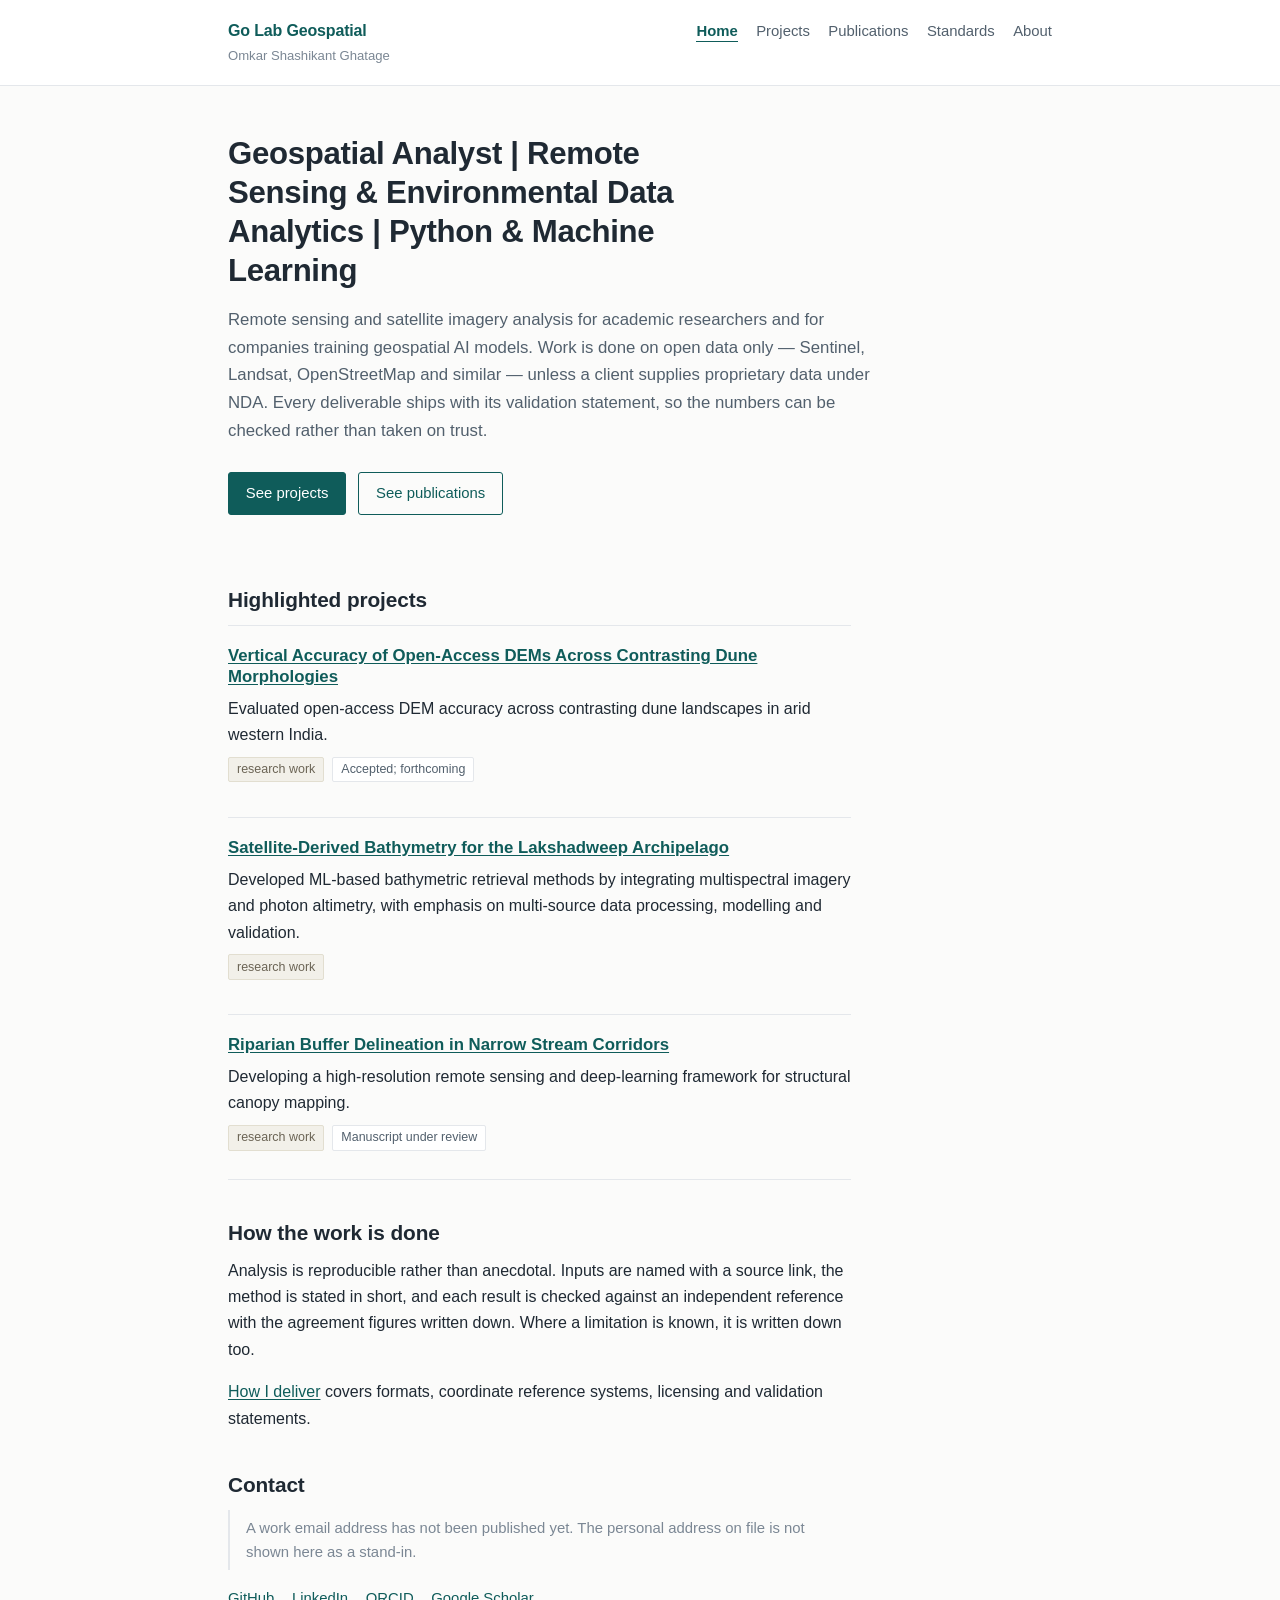
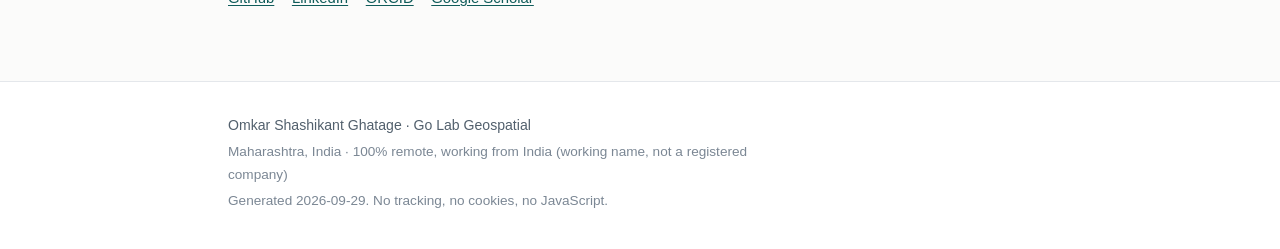
<file: draft 1/docs/index.html>
<!DOCTYPE html>
<html lang="en">
<head>
<meta charset="utf-8">
<meta name="viewport" content="width=device-width, initial-scale=1">
<title>Omkar Shashikant Ghatage &middot; Go Lab Geospatial</title>
<meta name="description" content="GIS and remote sensing professional working across geospatial data management, spatial analysis, Earth observation and environmental monitoring. Experienced in using QGIS, ArcGIS, Python and Google Earth Engine to process and analyse spatial and tabular datasets, including multi-sensor optical, SAR and satellite altimetry data. My research interests focus on using remote sensing, machine learning and large environmental datasets to understand environmental change and its spatial and temporal patterns. Co-author of 11 peer-reviewed publications covering land-cover mapping, aquatic environments, hydrological hazards, bathymetry and DEM validation.">
<link rel="stylesheet" href="assets/css/style.css">
</head>
<body>

<a class="skip-link" href="#main">Skip to content</a>

<header class="site-header">
  <div class="wrap header-inner">
    <a class="brand" href="index.html">
      <span class="brand-name">Go Lab Geospatial</span>
      <span class="brand-sub">Omkar Shashikant Ghatage</span>
    </a>
    <nav aria-label="Main">
      <ul>
        <li><a href="index.html" aria-current="page">Home</a></li>
        <li><a href="projects/index.html">Projects</a></li>
        <li><a href="publications.html">Publications</a></li>
        <li><a href="standards.html">Standards</a></li>
        <li><a href="about.html">About</a></li>
      </ul>
    </nav>
  </div>
</header>

<main id="main" class="wrap">

<section class="hero">
  <h1 class="hero-title">
      Geospatial Analyst | Remote Sensing &amp; Environmental Data Analytics | Python &amp; Machine Learning
  </h1>

  <p class="hero-lede">
    Remote sensing and satellite imagery analysis for academic researchers and for
    companies training geospatial AI models. Work is done on open data only &mdash;
    Sentinel, Landsat, OpenStreetMap and similar &mdash; unless a client supplies
    proprietary data under NDA. Every deliverable ships with its validation
    statement, so the numbers can be checked rather than taken on trust.
  </p>

  <p class="hero-links">
    <a class="btn" href="projects/index.html">See projects</a>
    <a class="btn btn-quiet" href="publications.html">See publications</a>
  </p>
</section>

<section aria-labelledby="h-highlighted">
  <h2 id="h-highlighted">Highlighted projects</h2>
    <ul class="card-list">
      <li class="card">
        <h3><a href="projects/open-access-dem-dune-morphologies.html">Vertical Accuracy of Open-Access DEMs Across Contrasting Dune Morphologies</a></h3>
<p>Evaluated open-access DEM accuracy across contrasting dune landscapes in arid western India.</p>        <p class="card-meta">
          <span class="pill pill-research">research work</span>
<span class="pill">Accepted; forthcoming</span>        </p>
      </li>
      <li class="card">
        <h3><a href="projects/lakshadweep-bathymetry.html">Satellite-Derived Bathymetry for the Lakshadweep Archipelago</a></h3>
<p>Developed ML-based bathymetric retrieval methods by integrating multispectral imagery and photon altimetry, with emphasis on multi-source data processing, modelling and validation.</p>        <p class="card-meta">
          <span class="pill pill-research">research work</span>
        </p>
      </li>
      <li class="card">
        <h3><a href="projects/riparian-buffer-corridors.html">Riparian Buffer Delineation in Narrow Stream Corridors</a></h3>
<p>Developing a high-resolution remote sensing and deep-learning framework for structural canopy mapping.</p>        <p class="card-meta">
          <span class="pill pill-research">research work</span>
<span class="pill">Manuscript under review</span>        </p>
      </li>
    </ul>
</section>

<section aria-labelledby="h-approach">
  <h2 id="h-approach">How the work is done</h2>
  <p>
    Analysis is reproducible rather than anecdotal. Inputs are named with a source
    link, the method is stated in short, and each result is checked against an
    independent reference with the agreement figures written down. Where a
    limitation is known, it is written down too.
  </p>
  <p><a href="standards.html">How I deliver</a> covers formats, coordinate reference systems, licensing and validation statements.</p>
</section>

<section aria-labelledby="h-contact">
  <h2 id="h-contact">Contact</h2>
  <p class="empty-state">
    A work email address has not been published yet. The personal address on file
    is not shown here as a stand-in.
  </p>

  <ul class="link-list">
<li><a href="https://github.com/OSGhatage" rel="me">GitHub</a></li><li><a href="https://linkedin.com/in/omkar-ghatage" rel="me">LinkedIn</a></li><li><a href="https://orcid.org/0009-0007-0005-4833" rel="me">ORCID</a></li><li><a href="https://scholar.google.com/citations?user=CSYobSUAAAAJ&amp;hl=en" rel="me">Google Scholar</a></li>  </ul>
</section>

</main>

<footer class="site-footer">
  <div class="wrap">
    <p class="footer-name">Omkar Shashikant Ghatage &middot; Go Lab Geospatial</p>
    <p class="footer-note">
      Maharashtra, India &middot;
      100% remote, working from India
      <span class="muted">(working name, not a registered company)</span>
    </p>
    <p class="footer-generated muted">Generated 2026-09-29. No tracking, no cookies, no JavaScript.</p>
  </div>
</footer>

</body>
</html>
</file>
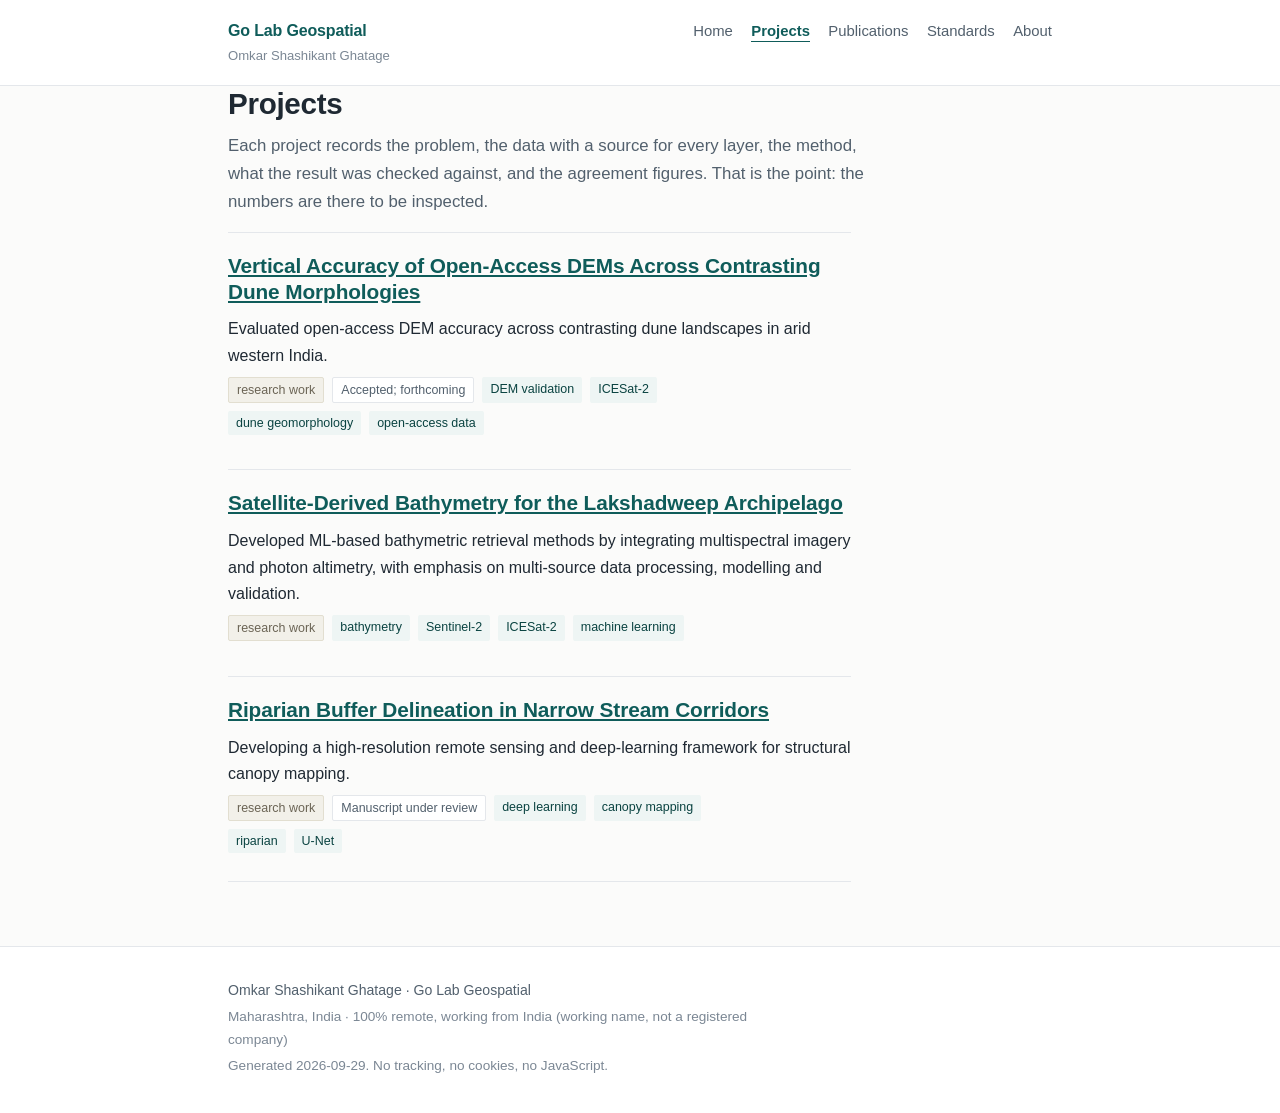
<file: draft 1/docs/projects/index.html>
<!DOCTYPE html>
<html lang="en">
<head>
<meta charset="utf-8">
<meta name="viewport" content="width=device-width, initial-scale=1">
<title>Projects &middot; Omkar Shashikant Ghatage</title>
<meta name="description" content="Project work: the problem, the data, the method, the validation numbers and the outputs.">
<link rel="stylesheet" href="../assets/css/style.css">
</head>
<body>

<a class="skip-link" href="#main">Skip to content</a>

<header class="site-header">
  <div class="wrap header-inner">
    <a class="brand" href="../index.html">
      <span class="brand-name">Go Lab Geospatial</span>
      <span class="brand-sub">Omkar Shashikant Ghatage</span>
    </a>
    <nav aria-label="Main">
      <ul>
        <li><a href="../index.html">Home</a></li>
        <li><a href="../projects/index.html" aria-current="page">Projects</a></li>
        <li><a href="../publications.html">Publications</a></li>
        <li><a href="../standards.html">Standards</a></li>
        <li><a href="../about.html">About</a></li>
      </ul>
    </nav>
  </div>
</header>

<main id="main" class="wrap">

<h1>Projects</h1>
<p class="lede">
  Each project records the problem, the data with a source for every layer, the
  method, what the result was checked against, and the agreement figures. That is
  the point: the numbers are there to be inspected.
</p>

<ul class="card-list">
  <li class="card">
    <h2><a href="../open-access-dem-dune-morphologies.html">Vertical Accuracy of Open-Access DEMs Across Contrasting Dune Morphologies</a></h2>
<p>Evaluated open-access DEM accuracy across contrasting dune landscapes in arid western India.</p>    <p class="card-meta">
      <span class="pill pill-research">research work</span>
<span class="pill">Accepted; forthcoming</span><span class="tag">DEM validation</span><span class="tag">ICESat-2</span><span class="tag">dune geomorphology</span><span class="tag">open-access data</span>    </p>
  </li>
  <li class="card">
    <h2><a href="../lakshadweep-bathymetry.html">Satellite-Derived Bathymetry for the Lakshadweep Archipelago</a></h2>
<p>Developed ML-based bathymetric retrieval methods by integrating multispectral imagery and photon altimetry, with emphasis on multi-source data processing, modelling and validation.</p>    <p class="card-meta">
      <span class="pill pill-research">research work</span>
<span class="tag">bathymetry</span><span class="tag">Sentinel-2</span><span class="tag">ICESat-2</span><span class="tag">machine learning</span>    </p>
  </li>
  <li class="card">
    <h2><a href="../riparian-buffer-corridors.html">Riparian Buffer Delineation in Narrow Stream Corridors</a></h2>
<p>Developing a high-resolution remote sensing and deep-learning framework for structural canopy mapping.</p>    <p class="card-meta">
      <span class="pill pill-research">research work</span>
<span class="pill">Manuscript under review</span><span class="tag">deep learning</span><span class="tag">canopy mapping</span><span class="tag">riparian</span><span class="tag">U-Net</span>    </p>
  </li>
</ul>

</main>

<footer class="site-footer">
  <div class="wrap">
    <p class="footer-name">Omkar Shashikant Ghatage &middot; Go Lab Geospatial</p>
    <p class="footer-note">
      Maharashtra, India &middot;
      100% remote, working from India
      <span class="muted">(working name, not a registered company)</span>
    </p>
    <p class="footer-generated muted">Generated 2026-09-29. No tracking, no cookies, no JavaScript.</p>
  </div>
</footer>

</body>
</html>
</file>
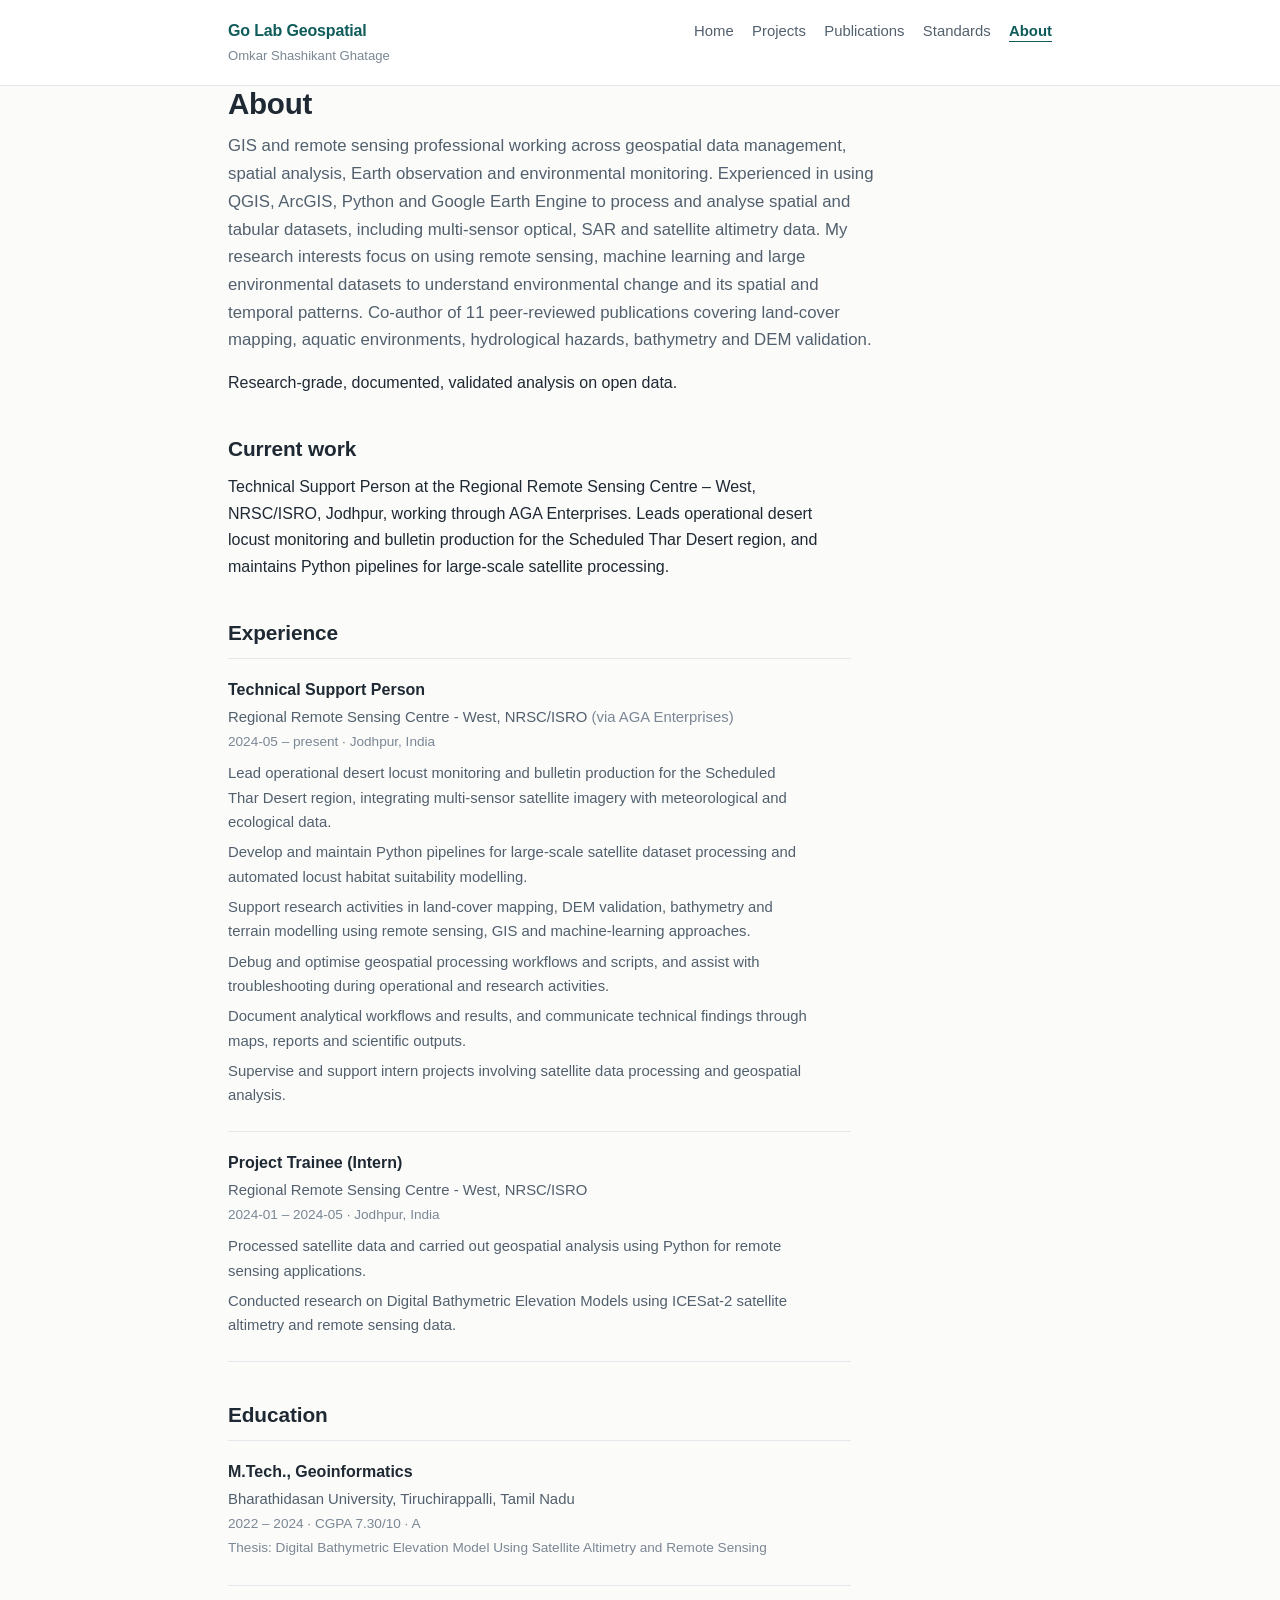
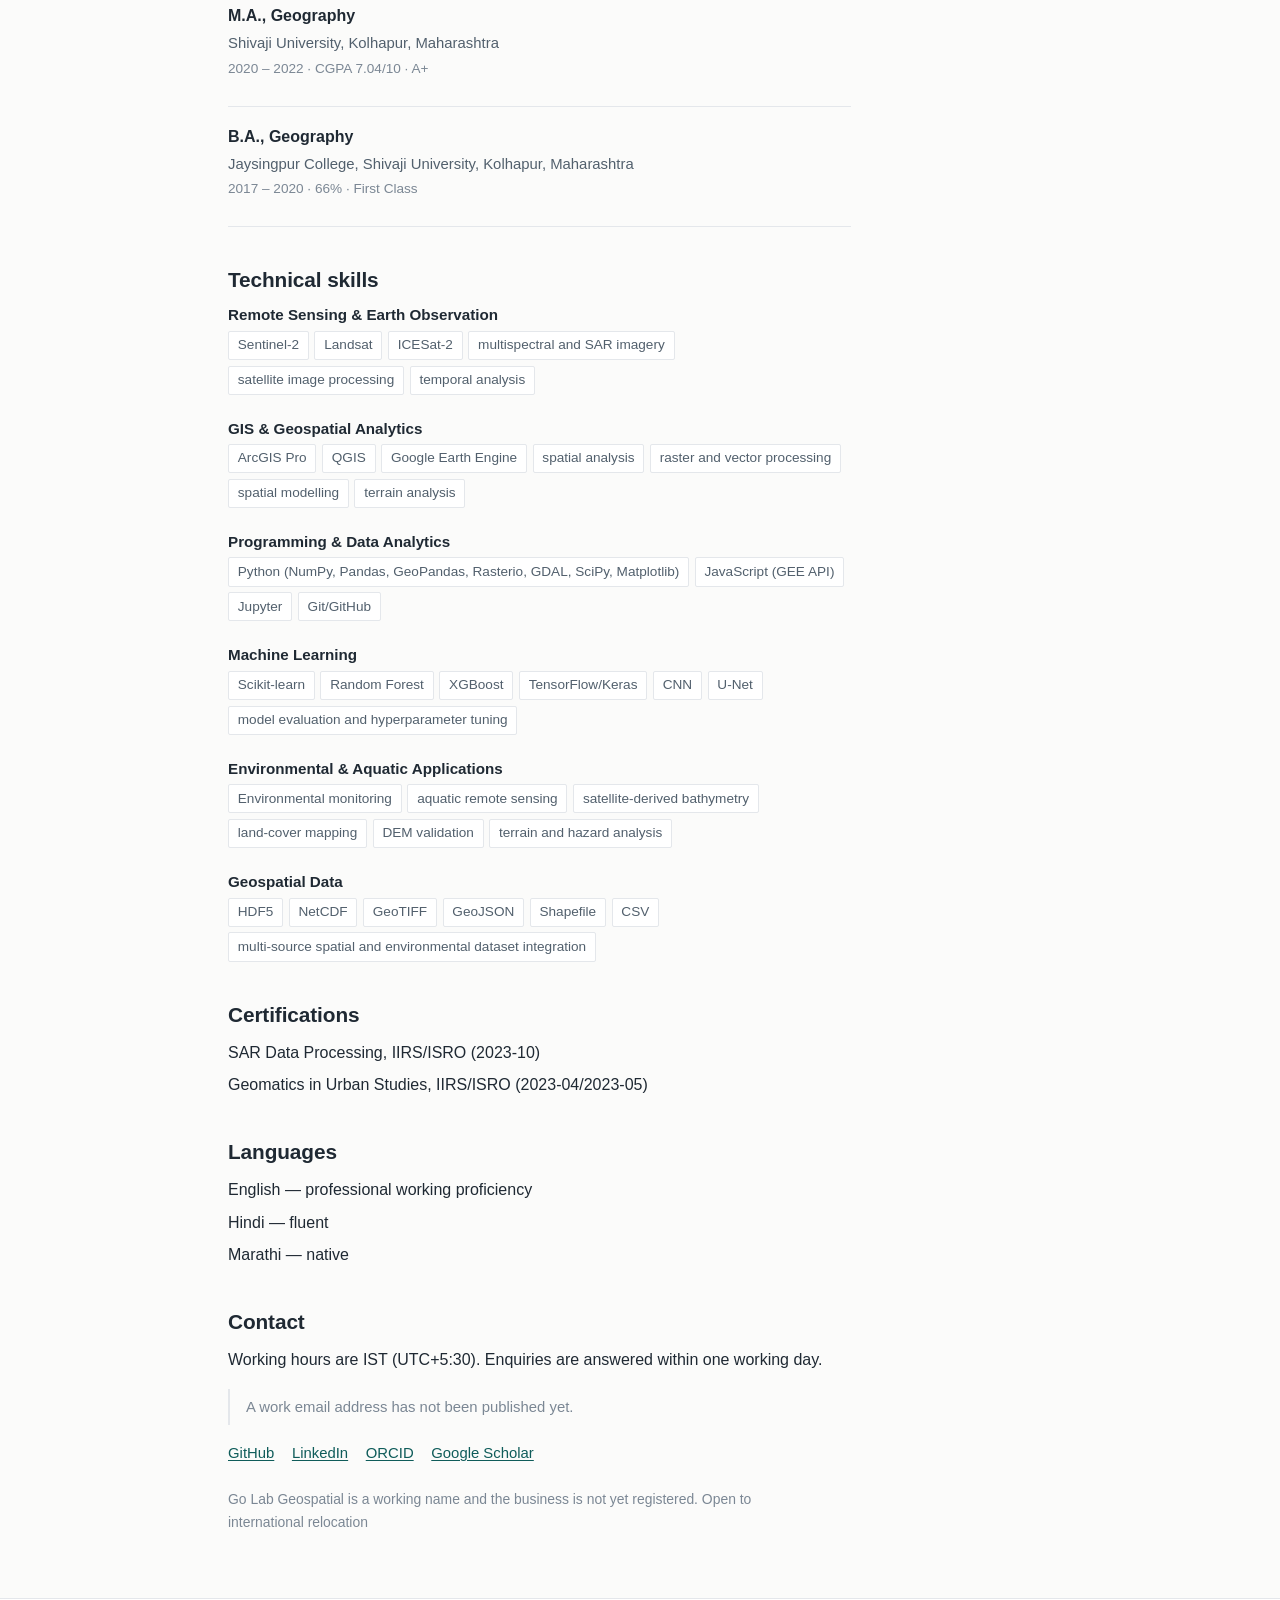
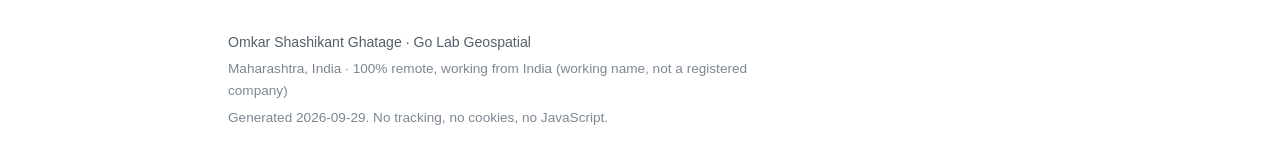
<file: draft 1/docs/about.html>
<!DOCTYPE html>
<html lang="en">
<head>
<meta charset="utf-8">
<meta name="viewport" content="width=device-width, initial-scale=1">
<title>About &middot; Omkar Shashikant Ghatage</title>
<meta name="description" content="GIS and remote sensing professional working across geospatial data management, spatial analysis, Earth observation and environmental monitoring. Experienced in using QGIS, ArcGIS, Python and Google Earth Engine to process and analyse spatial and tabular datasets, including multi-sensor optical, SAR and satellite altimetry data. My research interests focus on using remote sensing, machine learning and large environmental datasets to understand environmental change and its spatial and temporal patterns. Co-author of 11 peer-reviewed publications covering land-cover mapping, aquatic environments, hydrological hazards, bathymetry and DEM validation.">
<link rel="stylesheet" href="assets/css/style.css">
</head>
<body>

<a class="skip-link" href="#main">Skip to content</a>

<header class="site-header">
  <div class="wrap header-inner">
    <a class="brand" href="index.html">
      <span class="brand-name">Go Lab Geospatial</span>
      <span class="brand-sub">Omkar Shashikant Ghatage</span>
    </a>
    <nav aria-label="Main">
      <ul>
        <li><a href="index.html">Home</a></li>
        <li><a href="projects/index.html">Projects</a></li>
        <li><a href="publications.html">Publications</a></li>
        <li><a href="standards.html">Standards</a></li>
        <li><a href="about.html" aria-current="page">About</a></li>
      </ul>
    </nav>
  </div>
</header>

<main id="main" class="wrap">

<h1>About</h1>

<p class="lede">GIS and remote sensing professional working across geospatial data management, spatial analysis, Earth observation and environmental monitoring. Experienced in using QGIS, ArcGIS, Python and Google Earth Engine to process and analyse spatial and tabular datasets, including multi-sensor optical, SAR and satellite altimetry data. My research interests focus on using remote sensing, machine learning and large environmental datasets to understand environmental change and its spatial and temporal patterns. Co-author of 11 peer-reviewed publications covering land-cover mapping, aquatic environments, hydrological hazards, bathymetry and DEM validation.</p>

<p>Research-grade, documented, validated analysis on open data.</p>

<section aria-labelledby="h-now">
  <h2 id="h-now">Current work</h2>
  <p>
    Technical Support Person at the Regional Remote Sensing Centre &ndash; West,
    NRSC/ISRO, Jodhpur, working through AGA Enterprises. Leads operational desert
    locust monitoring and bulletin production for the Scheduled Thar Desert
    region, and maintains Python pipelines for large-scale satellite processing.
  </p>
</section>

<section aria-labelledby="h-exp">
  <h2 id="h-exp">Experience</h2>
  <dl class="entries">
    <div class="entry">
      <dt>
        <span class="entry-title">Technical Support Person</span>
        <span class="entry-org">Regional Remote Sensing Centre - West, NRSC/ISRO <span class="muted">(via AGA Enterprises)</span></span>
        <span class="entry-meta">2024-05 &ndash; present &middot; Jodhpur, India</span>
      </dt>
      <dd>Lead operational desert locust monitoring and bulletin production for the Scheduled Thar Desert region, integrating multi-sensor satellite imagery with meteorological and ecological data.</dd>
      <dd>Develop and maintain Python pipelines for large-scale satellite dataset processing and automated locust habitat suitability modelling.</dd>
      <dd>Support research activities in land-cover mapping, DEM validation, bathymetry and terrain modelling using remote sensing, GIS and machine-learning approaches.</dd>
      <dd>Debug and optimise geospatial processing workflows and scripts, and assist with troubleshooting during operational and research activities.</dd>
      <dd>Document analytical workflows and results, and communicate technical findings through maps, reports and scientific outputs.</dd>
      <dd>Supervise and support intern projects involving satellite data processing and geospatial analysis.</dd>
    </div>
    <div class="entry">
      <dt>
        <span class="entry-title">Project Trainee (Intern)</span>
        <span class="entry-org">Regional Remote Sensing Centre - West, NRSC/ISRO</span>
        <span class="entry-meta">2024-01 &ndash; 2024-05 &middot; Jodhpur, India</span>
      </dt>
      <dd>Processed satellite data and carried out geospatial analysis using Python for remote sensing applications.</dd>
      <dd>Conducted research on Digital Bathymetric Elevation Models using ICESat-2 satellite altimetry and remote sensing data.</dd>
    </div>
  </dl>
</section>

<section aria-labelledby="h-edu">
  <h2 id="h-edu">Education</h2>
  <dl class="entries">
    <div class="entry">
      <dt>
        <span class="entry-title">M.Tech., Geoinformatics</span>
        <span class="entry-org">Bharathidasan University, Tiruchirappalli, Tamil Nadu</span>
        <span class="entry-meta">2022 &ndash; 2024 &middot; CGPA 7.30/10 &middot; A</span>
<span class="entry-thesis">Thesis: Digital Bathymetric Elevation Model Using Satellite Altimetry and Remote Sensing</span>      </dt>
    </div>
    <div class="entry">
      <dt>
        <span class="entry-title">M.A., Geography</span>
        <span class="entry-org">Shivaji University, Kolhapur, Maharashtra</span>
        <span class="entry-meta">2020 &ndash; 2022 &middot; CGPA 7.04/10 &middot; A+</span>
      </dt>
    </div>
    <div class="entry">
      <dt>
        <span class="entry-title">B.A., Geography</span>
        <span class="entry-org">Jaysingpur College, Shivaji University, Kolhapur, Maharashtra</span>
        <span class="entry-meta">2017 &ndash; 2020 &middot; 66% &middot; First Class</span>
      </dt>
    </div>
  </dl>
</section>

<section aria-labelledby="h-skills">
  <h2 id="h-skills">Technical skills</h2>
  <div class="skill-group">
    <h3>Remote Sensing &amp; Earth Observation</h3>
    <ul>
<li>Sentinel-2</li><li>Landsat</li><li>ICESat-2</li><li>multispectral and SAR imagery</li><li>satellite image processing</li><li>temporal analysis</li>    </ul>
  </div>
  <div class="skill-group">
    <h3>GIS &amp; Geospatial Analytics</h3>
    <ul>
<li>ArcGIS Pro</li><li>QGIS</li><li>Google Earth Engine</li><li>spatial analysis</li><li>raster and vector processing</li><li>spatial modelling</li><li>terrain analysis</li>    </ul>
  </div>
  <div class="skill-group">
    <h3>Programming &amp; Data Analytics</h3>
    <ul>
<li>Python (NumPy, Pandas, GeoPandas, Rasterio, GDAL, SciPy, Matplotlib)</li><li>JavaScript (GEE API)</li><li>Jupyter</li><li>Git/GitHub</li>    </ul>
  </div>
  <div class="skill-group">
    <h3>Machine Learning</h3>
    <ul>
<li>Scikit-learn</li><li>Random Forest</li><li>XGBoost</li><li>TensorFlow/Keras</li><li>CNN</li><li>U-Net</li><li>model evaluation and hyperparameter tuning</li>    </ul>
  </div>
  <div class="skill-group">
    <h3>Environmental &amp; Aquatic Applications</h3>
    <ul>
<li>Environmental monitoring</li><li>aquatic remote sensing</li><li>satellite-derived bathymetry</li><li>land-cover mapping</li><li>DEM validation</li><li>terrain and hazard analysis</li>    </ul>
  </div>
  <div class="skill-group">
    <h3>Geospatial Data</h3>
    <ul>
<li>HDF5</li><li>NetCDF</li><li>GeoTIFF</li><li>GeoJSON</li><li>Shapefile</li><li>CSV</li><li>multi-source spatial and environmental dataset integration</li>    </ul>
  </div>
</section>

<section aria-labelledby="h-certs">
  <h2 id="h-certs">Certifications</h2>
  <ul class="std-list">
    <li>SAR Data Processing, IIRS/ISRO (2023-10)</li>
    <li>Geomatics in Urban Studies, IIRS/ISRO (2023-04/2023-05)</li>
  </ul>
</section>

<section aria-labelledby="h-langs">
  <h2 id="h-langs">Languages</h2>
  <ul class="std-list">
<li>English &mdash; professional working proficiency</li><li>Hindi &mdash; fluent</li><li>Marathi &mdash; native</li>  </ul>
</section>

<section aria-labelledby="h-contact">
  <h2 id="h-contact">Contact</h2>

  <p>
    Working hours are IST (UTC+5:30).
    Enquiries are answered within one working day.
  </p>

  <p class="empty-state">
    A work email address has not been published yet.
  </p>

  <ul class="link-list">
<li><a href="https://github.com/OSGhatage" rel="me">GitHub</a></li><li><a href="https://linkedin.com/in/omkar-ghatage" rel="me">LinkedIn</a></li><li><a href="https://orcid.org/0009-0007-0005-4833" rel="me">ORCID</a></li><li><a href="https://scholar.google.com/citations?user=CSYobSUAAAAJ&amp;hl=en" rel="me">Google Scholar</a></li>  </ul>

  <p class="muted small">
    Go Lab Geospatial is a working name and the business is not yet registered.
    Open to international relocation
  </p>
</section>

</main>

<footer class="site-footer">
  <div class="wrap">
    <p class="footer-name">Omkar Shashikant Ghatage &middot; Go Lab Geospatial</p>
    <p class="footer-note">
      Maharashtra, India &middot;
      100% remote, working from India
      <span class="muted">(working name, not a registered company)</span>
    </p>
    <p class="footer-generated muted">Generated 2026-09-29. No tracking, no cookies, no JavaScript.</p>
  </div>
</footer>

</body>
</html>
</file>
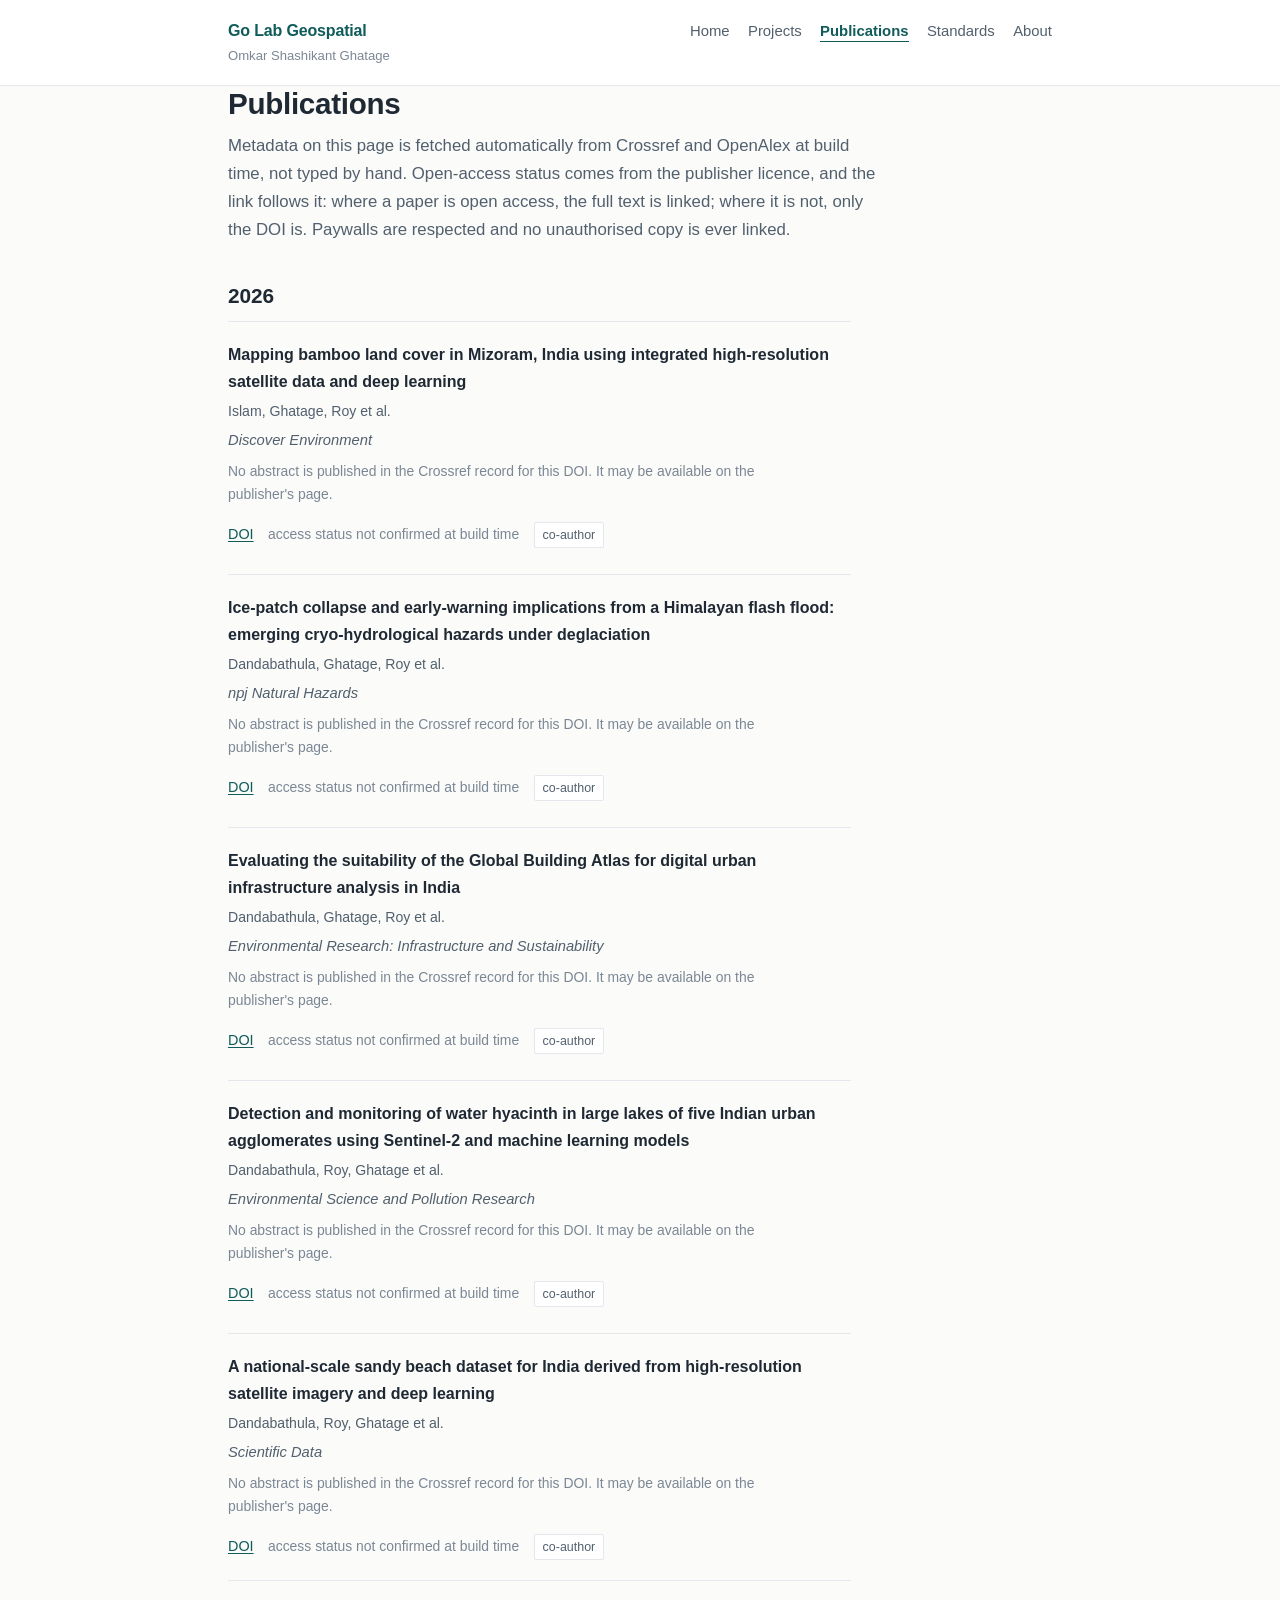
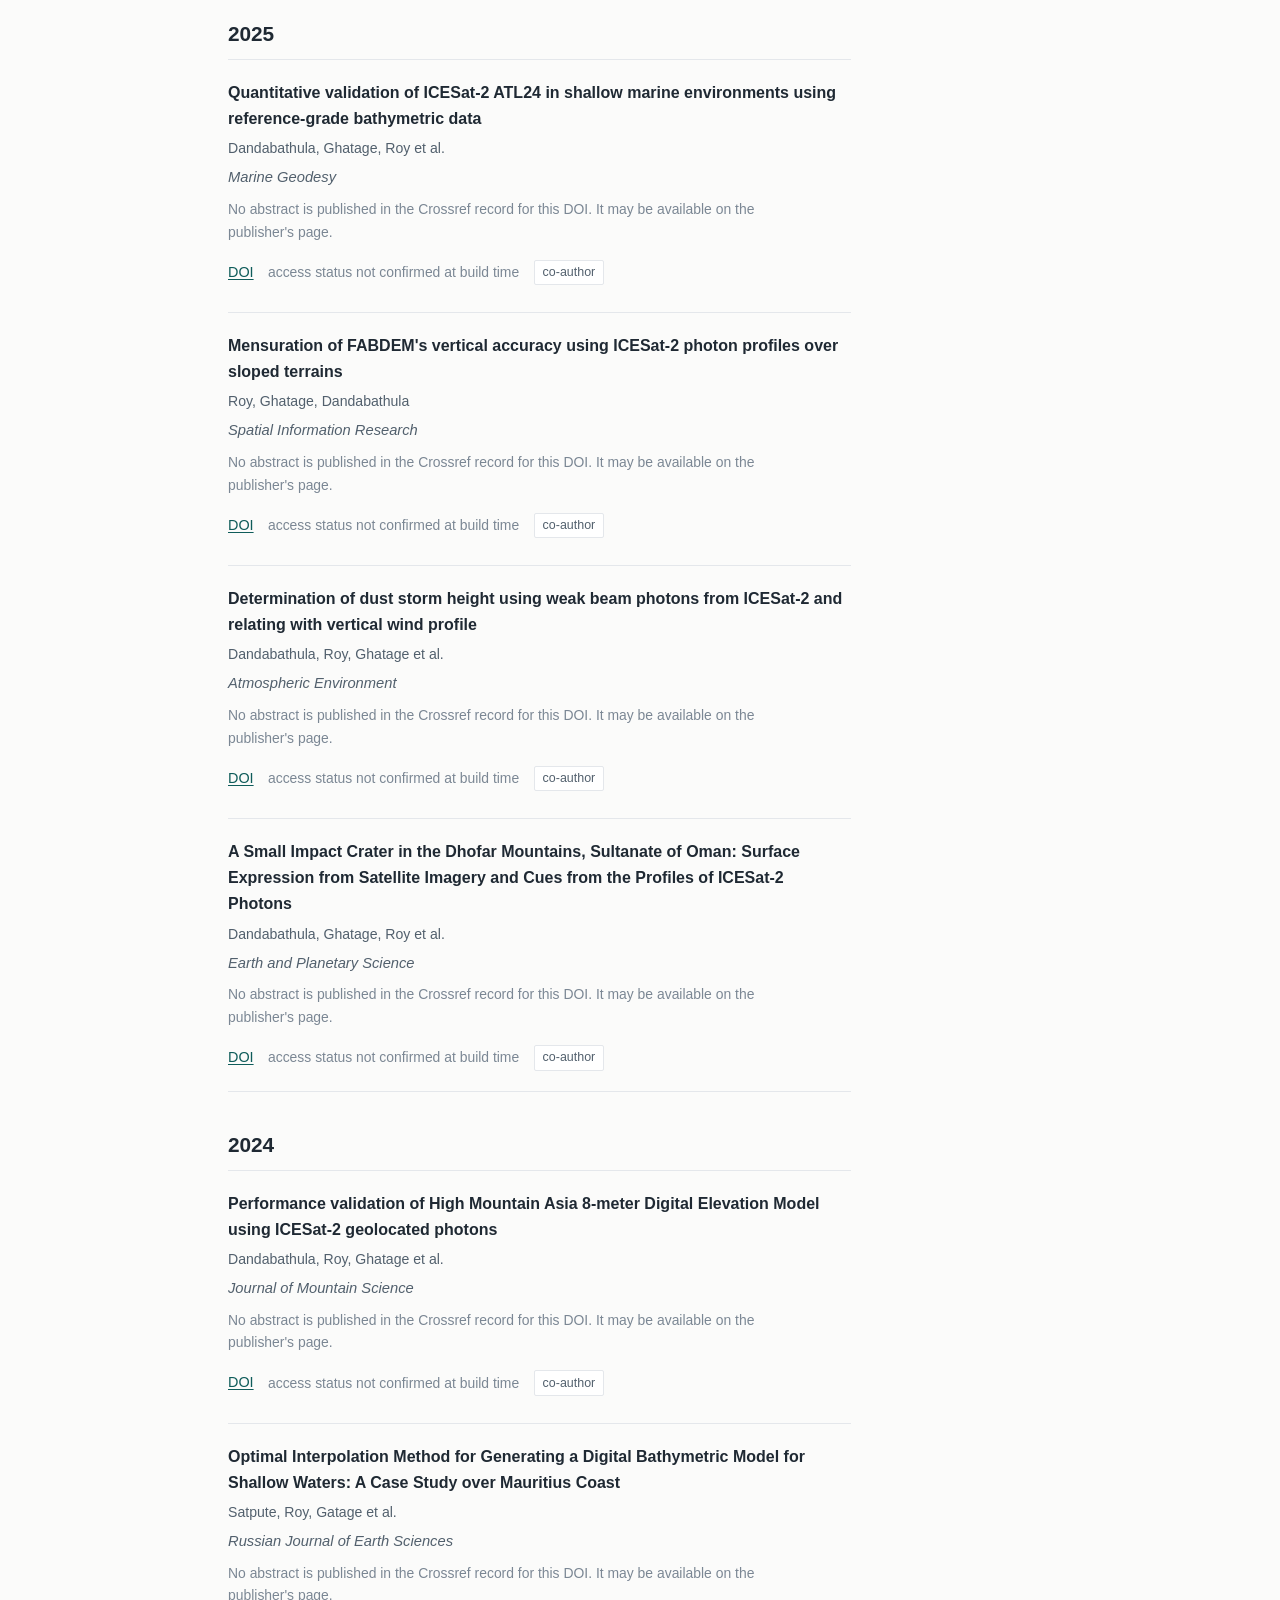
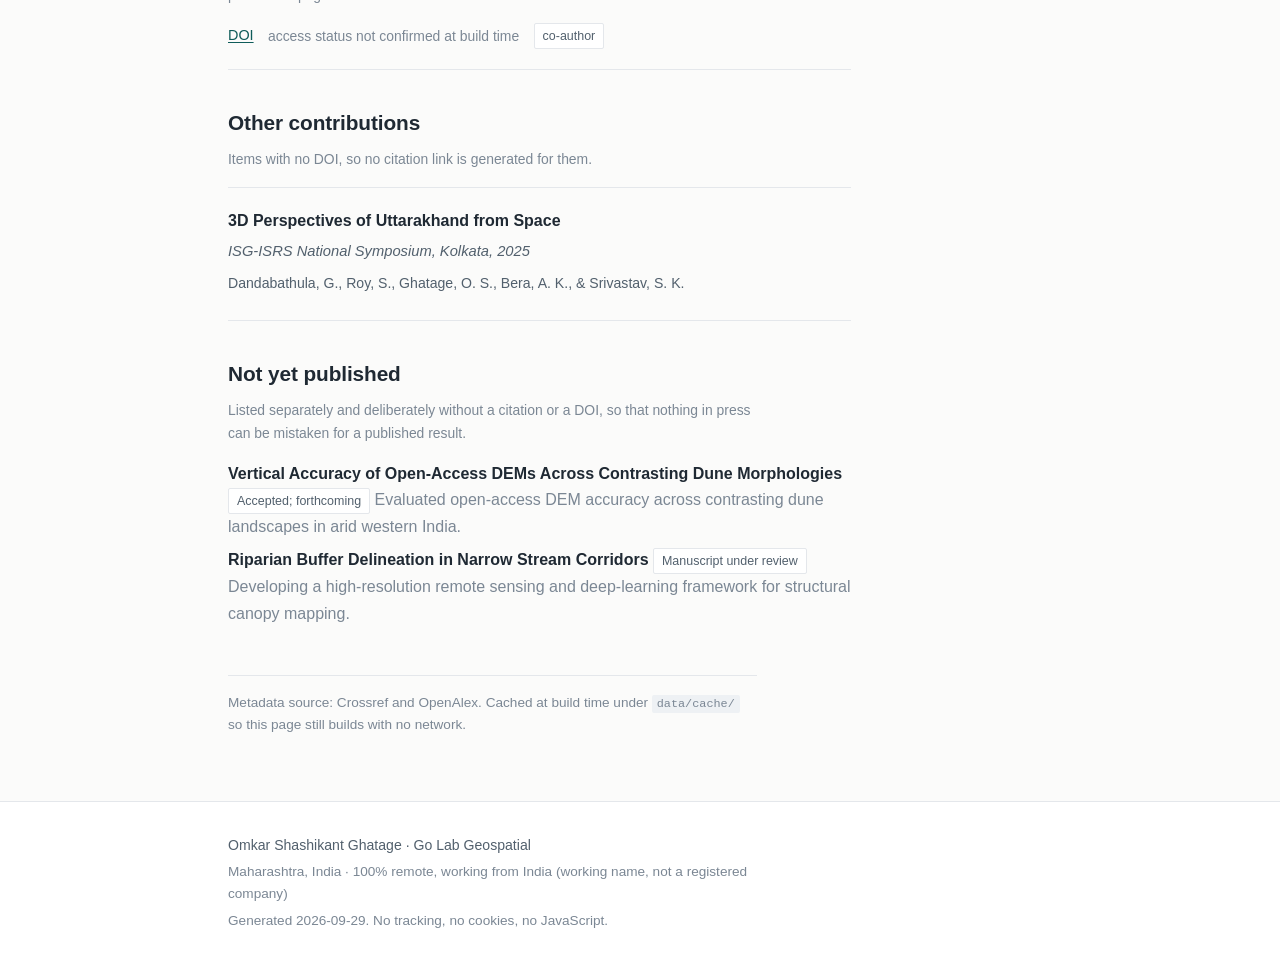
<file: draft 1/docs/publications.html>
<!DOCTYPE html>
<html lang="en">
<head>
<meta charset="utf-8">
<meta name="viewport" content="width=device-width, initial-scale=1">
<title>Publications &middot; Omkar Shashikant Ghatage</title>
<meta name="description" content="Peer-reviewed publications, fetched automatically from Crossref and OpenAlex and grouped by year.">
<link rel="stylesheet" href="assets/css/style.css">
</head>
<body>

<a class="skip-link" href="#main">Skip to content</a>

<header class="site-header">
  <div class="wrap header-inner">
    <a class="brand" href="index.html">
      <span class="brand-name">Go Lab Geospatial</span>
      <span class="brand-sub">Omkar Shashikant Ghatage</span>
    </a>
    <nav aria-label="Main">
      <ul>
        <li><a href="index.html">Home</a></li>
        <li><a href="projects/index.html">Projects</a></li>
        <li><a href="publications.html" aria-current="page">Publications</a></li>
        <li><a href="standards.html">Standards</a></li>
        <li><a href="about.html">About</a></li>
      </ul>
    </nav>
  </div>
</header>

<main id="main" class="wrap">

<h1>Publications</h1>
<p class="lede">
  Metadata on this page is fetched automatically from Crossref and OpenAlex at
  build time, not typed by hand. Open-access status comes from the publisher
  licence, and the link follows it: where a paper is open access, the full text
  is linked; where it is not, only the DOI is. Paywalls are respected and no
  unauthorised copy is ever linked.
</p>

<section aria-labelledby="yr-2026">
  <h2 id="yr-2026">2026</h2>

  <ol class="pub-list">
    <li class="pub">
      <p class="pub-title">Mapping bamboo land cover in Mizoram, India using integrated high-resolution satellite data and deep learning</p>
      <p class="pub-authors">
            Islam, Ghatage, Roy et al.
      </p>
<p class="pub-venue">Discover Environment</p>
      <p class="muted small">
        No abstract is published in the Crossref record for this DOI. It may be
        available on the publisher's page.
      </p>

      <p class="pub-links">
          <a href="https://doi.org/10.1007/s44274-026-00896-w" rel="noopener">DOI</a>
          <span class="muted small">access status not confirmed at build time</span>
<span class="pill">co-author</span>      </p>
    </li>
    <li class="pub">
      <p class="pub-title">Ice-patch collapse and early-warning implications from a Himalayan flash flood: emerging cryo-hydrological hazards under deglaciation</p>
      <p class="pub-authors">
            Dandabathula, Ghatage, Roy et al.
      </p>
<p class="pub-venue">npj Natural Hazards</p>
      <p class="muted small">
        No abstract is published in the Crossref record for this DOI. It may be
        available on the publisher's page.
      </p>

      <p class="pub-links">
          <a href="https://doi.org/10.1038/s44304-026-00191-x" rel="noopener">DOI</a>
          <span class="muted small">access status not confirmed at build time</span>
<span class="pill">co-author</span>      </p>
    </li>
    <li class="pub">
      <p class="pub-title">Evaluating the suitability of the Global Building Atlas for digital urban infrastructure analysis in India</p>
      <p class="pub-authors">
            Dandabathula, Ghatage, Roy et al.
      </p>
<p class="pub-venue">Environmental Research: Infrastructure and Sustainability</p>
      <p class="muted small">
        No abstract is published in the Crossref record for this DOI. It may be
        available on the publisher's page.
      </p>

      <p class="pub-links">
          <a href="https://doi.org/10.1088/2634-4505/ae7f49" rel="noopener">DOI</a>
          <span class="muted small">access status not confirmed at build time</span>
<span class="pill">co-author</span>      </p>
    </li>
    <li class="pub">
      <p class="pub-title">Detection and monitoring of water hyacinth in large lakes of five Indian urban agglomerates using Sentinel-2 and machine learning models</p>
      <p class="pub-authors">
            Dandabathula, Roy, Ghatage et al.
      </p>
<p class="pub-venue">Environmental Science and Pollution Research</p>
      <p class="muted small">
        No abstract is published in the Crossref record for this DOI. It may be
        available on the publisher's page.
      </p>

      <p class="pub-links">
          <a href="https://doi.org/10.1007/s11356-026-38245-2" rel="noopener">DOI</a>
          <span class="muted small">access status not confirmed at build time</span>
<span class="pill">co-author</span>      </p>
    </li>
    <li class="pub">
      <p class="pub-title">A national-scale sandy beach dataset for India derived from high-resolution satellite imagery and deep learning</p>
      <p class="pub-authors">
            Dandabathula, Roy, Ghatage et al.
      </p>
<p class="pub-venue">Scientific Data</p>
      <p class="muted small">
        No abstract is published in the Crossref record for this DOI. It may be
        available on the publisher's page.
      </p>

      <p class="pub-links">
          <a href="https://doi.org/10.1038/s41597-026-07408-8" rel="noopener">DOI</a>
          <span class="muted small">access status not confirmed at build time</span>
<span class="pill">co-author</span>      </p>
    </li>
  </ol>
</section>
<section aria-labelledby="yr-2025">
  <h2 id="yr-2025">2025</h2>

  <ol class="pub-list">
    <li class="pub">
      <p class="pub-title">Quantitative validation of ICESat-2 ATL24 in shallow marine environments using reference-grade bathymetric data</p>
      <p class="pub-authors">
            Dandabathula, Ghatage, Roy et al.
      </p>
<p class="pub-venue">Marine Geodesy</p>
      <p class="muted small">
        No abstract is published in the Crossref record for this DOI. It may be
        available on the publisher's page.
      </p>

      <p class="pub-links">
          <a href="https://doi.org/10.1080/01490419.2025.2608329" rel="noopener">DOI</a>
          <span class="muted small">access status not confirmed at build time</span>
<span class="pill">co-author</span>      </p>
    </li>
    <li class="pub">
      <p class="pub-title">Mensuration of FABDEM&#39;s vertical accuracy using ICESat-2 photon profiles over sloped terrains</p>
      <p class="pub-authors">
            Roy, Ghatage, Dandabathula
      </p>
<p class="pub-venue">Spatial Information Research</p>
      <p class="muted small">
        No abstract is published in the Crossref record for this DOI. It may be
        available on the publisher's page.
      </p>

      <p class="pub-links">
          <a href="https://doi.org/10.1007/s41324-025-00612-5" rel="noopener">DOI</a>
          <span class="muted small">access status not confirmed at build time</span>
<span class="pill">co-author</span>      </p>
    </li>
    <li class="pub">
      <p class="pub-title">Determination of dust storm height using weak beam photons from ICESat-2 and relating with vertical wind profile</p>
      <p class="pub-authors">
            Dandabathula, Roy, Ghatage et al.
      </p>
<p class="pub-venue">Atmospheric Environment</p>
      <p class="muted small">
        No abstract is published in the Crossref record for this DOI. It may be
        available on the publisher's page.
      </p>

      <p class="pub-links">
          <a href="https://doi.org/10.1016/j.atmosenv.2025.121276" rel="noopener">DOI</a>
          <span class="muted small">access status not confirmed at build time</span>
<span class="pill">co-author</span>      </p>
    </li>
    <li class="pub">
      <p class="pub-title">A Small Impact Crater in the Dhofar Mountains, Sultanate of Oman: Surface Expression from Satellite Imagery and Cues from the Profiles of ICESat-2 Photons</p>
      <p class="pub-authors">
            Dandabathula, Ghatage, Roy et al.
      </p>
<p class="pub-venue">Earth and Planetary Science</p>
      <p class="muted small">
        No abstract is published in the Crossref record for this DOI. It may be
        available on the publisher's page.
      </p>

      <p class="pub-links">
          <a href="https://doi.org/10.36956/eps.v4i1.1454" rel="noopener">DOI</a>
          <span class="muted small">access status not confirmed at build time</span>
<span class="pill">co-author</span>      </p>
    </li>
  </ol>
</section>
<section aria-labelledby="yr-2024">
  <h2 id="yr-2024">2024</h2>

  <ol class="pub-list">
    <li class="pub">
      <p class="pub-title">Performance validation of High Mountain Asia 8-meter Digital Elevation Model using ICESat-2 geolocated photons</p>
      <p class="pub-authors">
            Dandabathula, Roy, Ghatage et al.
      </p>
<p class="pub-venue">Journal of Mountain Science</p>
      <p class="muted small">
        No abstract is published in the Crossref record for this DOI. It may be
        available on the publisher's page.
      </p>

      <p class="pub-links">
          <a href="https://doi.org/10.1007/s11629-024-8820-8" rel="noopener">DOI</a>
          <span class="muted small">access status not confirmed at build time</span>
<span class="pill">co-author</span>      </p>
    </li>
    <li class="pub">
      <p class="pub-title">Optimal Interpolation Method for Generating a Digital Bathymetric Model for Shallow Waters: A Case Study over Mauritius Coast</p>
      <p class="pub-authors">
            Satpute, Roy, Gatage et al.
      </p>
<p class="pub-venue">Russian Journal of Earth Sciences</p>
      <p class="muted small">
        No abstract is published in the Crossref record for this DOI. It may be
        available on the publisher's page.
      </p>

      <p class="pub-links">
          <a href="https://doi.org/10.2205/2024es000937" rel="noopener">DOI</a>
          <span class="muted small">access status not confirmed at build time</span>
<span class="pill">co-author</span>      </p>
    </li>
  </ol>
</section>

<section aria-labelledby="h-other">
  <h2 id="h-other">Other contributions</h2>
  <p class="muted small">Items with no DOI, so no citation link is generated for them.</p>
  <ol class="pub-list">
    <li class="pub">
      <p class="pub-title">3D Perspectives of Uttarakhand from Space</p>
      <p class="pub-venue">ISG-ISRS National Symposium, Kolkata, 2025</p>
      <p class="pub-authors">Dandabathula, G., Roy, S., Ghatage, O. S., Bera, A. K., &amp; Srivastav, S. K.</p>
    </li>
  </ol>
</section>

<section aria-labelledby="h-unpublished">
  <h2 id="h-unpublished">Not yet published</h2>
  <p class="muted small">
    Listed separately and deliberately without a citation or a DOI, so that
    nothing in press can be mistaken for a published result.
  </p>
  <ul class="related-list">
    <li>
      <strong>Vertical Accuracy of Open-Access DEMs Across Contrasting Dune Morphologies</strong>
      <span class="pill">Accepted; forthcoming</span>
      <span class="muted">Evaluated open-access DEM accuracy across contrasting dune landscapes in arid western India.</span>
    </li>
    <li>
      <strong>Riparian Buffer Delineation in Narrow Stream Corridors</strong>
      <span class="pill">Manuscript under review</span>
      <span class="muted">Developing a high-resolution remote sensing and deep-learning framework for structural canopy mapping.</span>
    </li>
  </ul>
</section>

<p class="colophon">
  Metadata source: Crossref and OpenAlex. Cached at build time under
  <code>data/cache/</code> so this page still builds with no network.
</p>

</main>

<footer class="site-footer">
  <div class="wrap">
    <p class="footer-name">Omkar Shashikant Ghatage &middot; Go Lab Geospatial</p>
    <p class="footer-note">
      Maharashtra, India &middot;
      100% remote, working from India
      <span class="muted">(working name, not a registered company)</span>
    </p>
    <p class="footer-generated muted">Generated 2026-09-29. No tracking, no cookies, no JavaScript.</p>
  </div>
</footer>

</body>
</html>
</file>
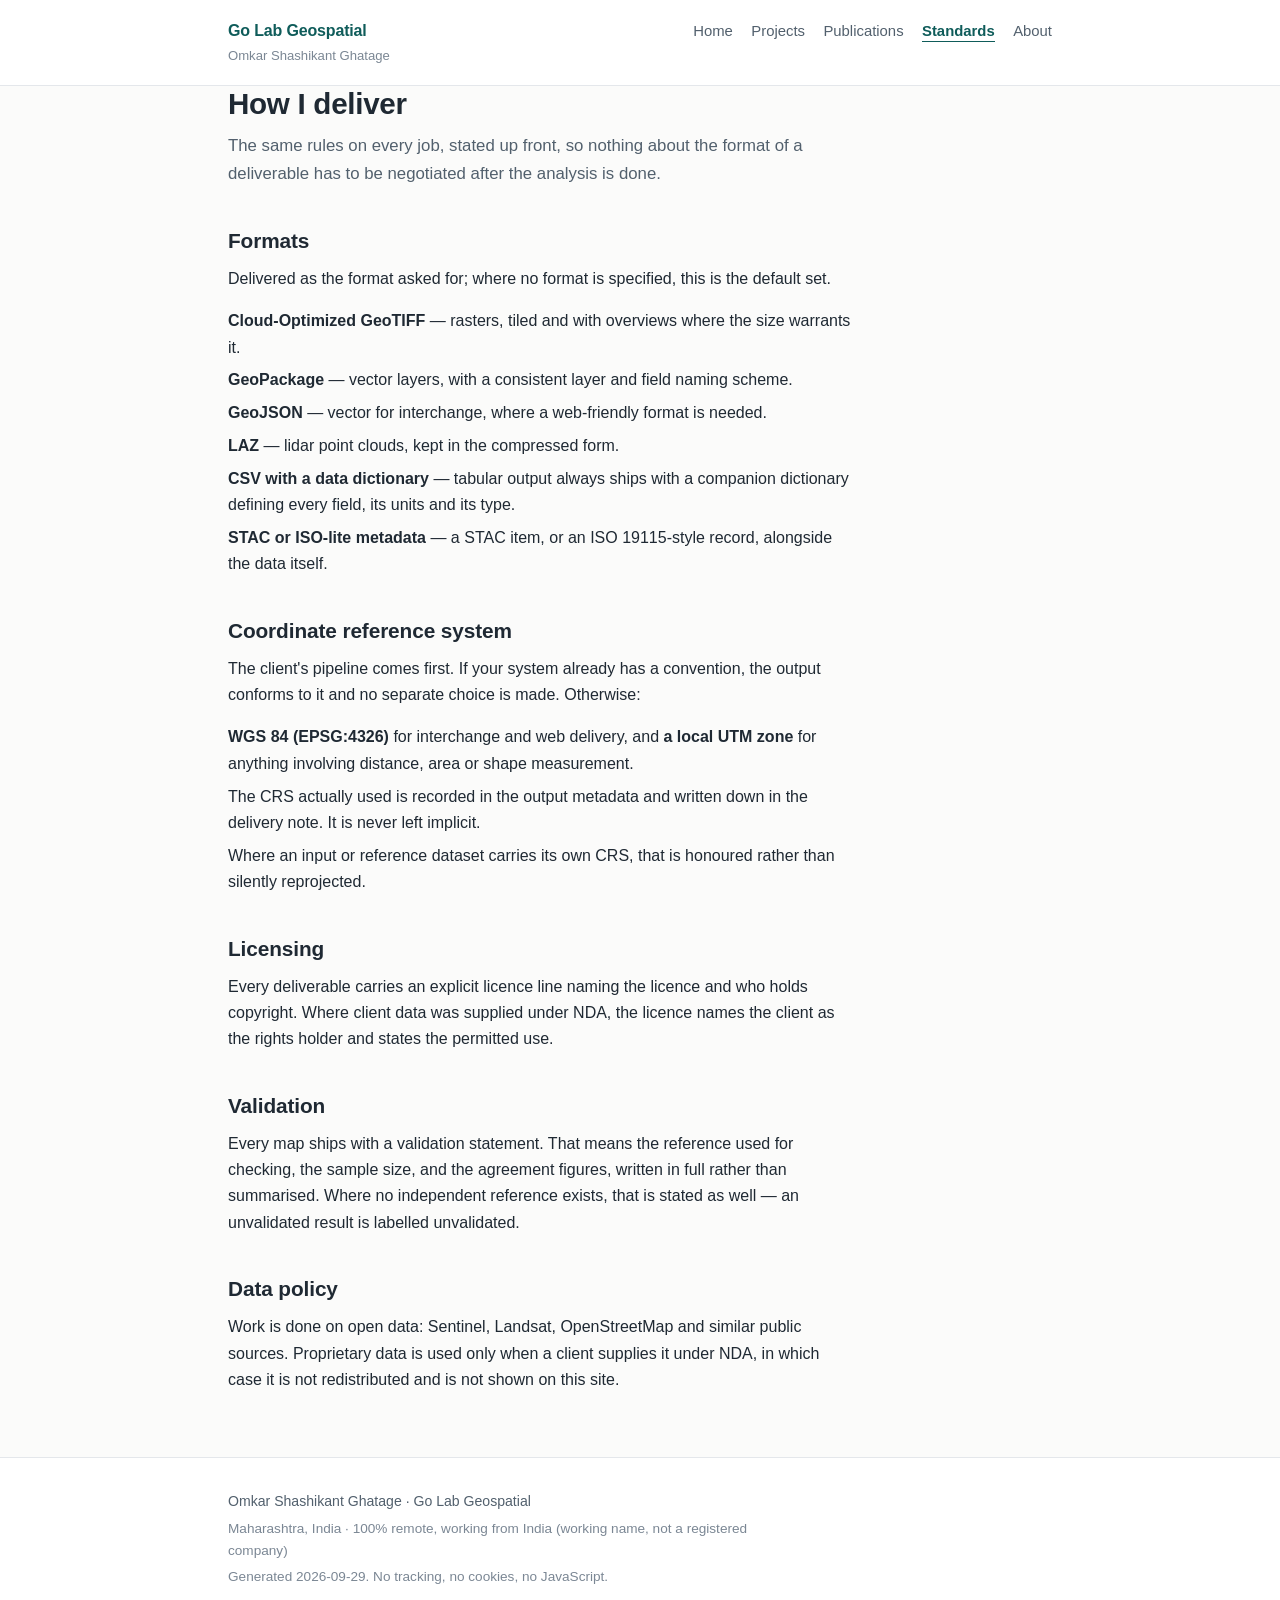
<file: draft 1/docs/standards.html>
<!DOCTYPE html>
<html lang="en">
<head>
<meta charset="utf-8">
<meta name="viewport" content="width=device-width, initial-scale=1">
<title>How I deliver &middot; Omkar Shashikant Ghatage</title>
<meta name="description" content="Formats, coordinate reference system rules, licensing and validation statements.">
<link rel="stylesheet" href="assets/css/style.css">
</head>
<body>

<a class="skip-link" href="#main">Skip to content</a>

<header class="site-header">
  <div class="wrap header-inner">
    <a class="brand" href="index.html">
      <span class="brand-name">Go Lab Geospatial</span>
      <span class="brand-sub">Omkar Shashikant Ghatage</span>
    </a>
    <nav aria-label="Main">
      <ul>
        <li><a href="index.html">Home</a></li>
        <li><a href="projects/index.html">Projects</a></li>
        <li><a href="publications.html">Publications</a></li>
        <li><a href="standards.html" aria-current="page">Standards</a></li>
        <li><a href="about.html">About</a></li>
      </ul>
    </nav>
  </div>
</header>

<main id="main" class="wrap">

<h1>How I deliver</h1>
<p class="lede">
  The same rules on every job, stated up front, so nothing about the format of a
  deliverable has to be negotiated after the analysis is done.
</p>

<section aria-labelledby="h-formats">
  <h2 id="h-formats">Formats</h2>
  <p>Delivered as the format asked for; where no format is specified, this is the default set.</p>
  <ul class="std-list">
    <li><strong>Cloud-Optimized GeoTIFF</strong> &mdash; rasters, tiled and with overviews where the size warrants it.</li>
    <li><strong>GeoPackage</strong> &mdash; vector layers, with a consistent layer and field naming scheme.</li>
    <li><strong>GeoJSON</strong> &mdash; vector for interchange, where a web-friendly format is needed.</li>
    <li><strong>LAZ</strong> &mdash; lidar point clouds, kept in the compressed form.</li>
    <li><strong>CSV with a data dictionary</strong> &mdash; tabular output always ships with a companion dictionary defining every field, its units and its type.</li>
    <li><strong>STAC or ISO-lite metadata</strong> &mdash; a STAC item, or an ISO 19115-style record, alongside the data itself.</li>
  </ul>
</section>

<section aria-labelledby="h-crs">
  <h2 id="h-crs">Coordinate reference system</h2>
  <p>
    The client's pipeline comes first. If your system already has a convention,
    the output conforms to it and no separate choice is made. Otherwise:
  </p>
  <ul class="std-list">
    <li><strong>WGS 84 (EPSG:4326)</strong> for interchange and web delivery, and <strong>a local UTM zone</strong> for anything involving distance, area or shape measurement.</li>
    <li>The CRS actually used is recorded in the output metadata and written down in the delivery note. It is never left implicit.</li>
    <li>Where an input or reference dataset carries its own CRS, that is honoured rather than silently reprojected.</li>
  </ul>
</section>

<section aria-labelledby="h-licence">
  <h2 id="h-licence">Licensing</h2>
  <p>
    Every deliverable carries an explicit licence line naming the licence and who
    holds copyright. Where client data was supplied under NDA, the licence names
    the client as the rights holder and states the permitted use.
  </p>
</section>

<section aria-labelledby="h-validation">
  <h2 id="h-validation">Validation</h2>
  <p>
    Every map ships with a validation statement. That means the reference used
    for checking, the sample size, and the agreement figures, written in full
    rather than summarised. Where no independent reference exists, that is stated
    as well &mdash; an unvalidated result is labelled unvalidated.
  </p>
</section>

<section aria-labelledby="h-data-policy">
  <h2 id="h-data-policy">Data policy</h2>
  <p>
    Work is done on open data: Sentinel, Landsat, OpenStreetMap and similar
    public sources. Proprietary data is used only when a client supplies it under
    NDA, in which case it is not redistributed and is not shown on this site.
  </p>
</section>

</main>

<footer class="site-footer">
  <div class="wrap">
    <p class="footer-name">Omkar Shashikant Ghatage &middot; Go Lab Geospatial</p>
    <p class="footer-note">
      Maharashtra, India &middot;
      100% remote, working from India
      <span class="muted">(working name, not a registered company)</span>
    </p>
    <p class="footer-generated muted">Generated 2026-09-29. No tracking, no cookies, no JavaScript.</p>
  </div>
</footer>

</body>
</html>
</file>
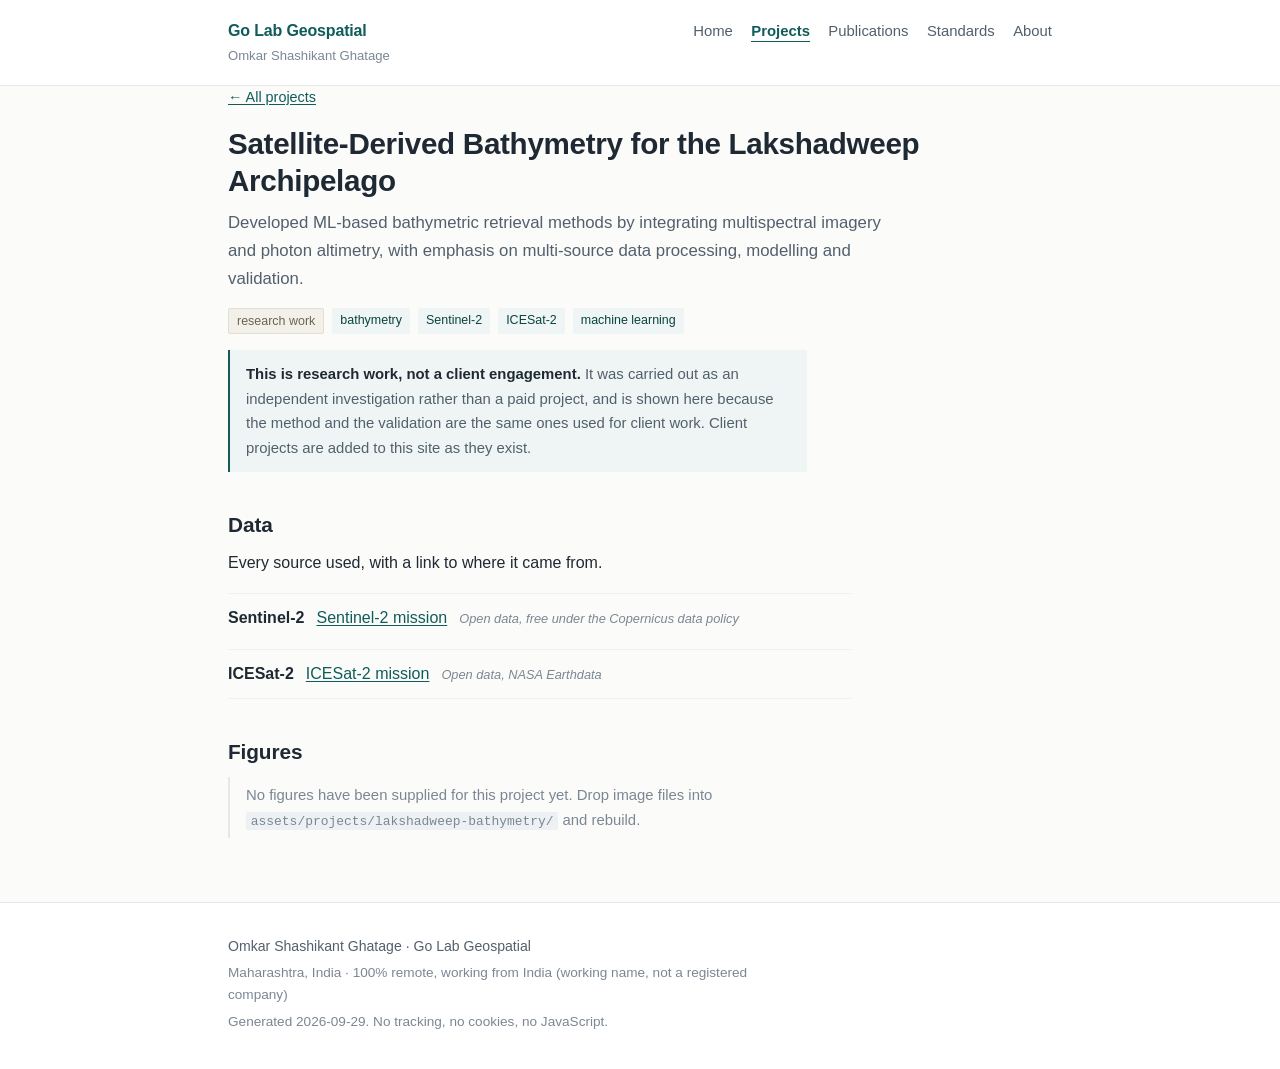
<file: draft 1/docs/projects/lakshadweep-bathymetry.html>
<!DOCTYPE html>
<html lang="en">
<head>
<meta charset="utf-8">
<meta name="viewport" content="width=device-width, initial-scale=1">
<title>Satellite-Derived Bathymetry for the Lakshadweep Archipelago &middot; Omkar Shashikant Ghatage</title>
<meta name="description" content="Developed ML-based bathymetric retrieval methods by integrating multispectral imagery and photon altimetry, with emphasis on multi-source data processing, modelling and validation.">
<link rel="stylesheet" href="../assets/css/style.css">
</head>
<body>

<a class="skip-link" href="#main">Skip to content</a>

<header class="site-header">
  <div class="wrap header-inner">
    <a class="brand" href="../index.html">
      <span class="brand-name">Go Lab Geospatial</span>
      <span class="brand-sub">Omkar Shashikant Ghatage</span>
    </a>
    <nav aria-label="Main">
      <ul>
        <li><a href="../index.html">Home</a></li>
        <li><a href="../projects/index.html" aria-current="page">Projects</a></li>
        <li><a href="../publications.html">Publications</a></li>
        <li><a href="../standards.html">Standards</a></li>
        <li><a href="../about.html">About</a></li>
      </ul>
    </nav>
  </div>
</header>

<main id="main" class="wrap">

<article class="project">
  <p class="back-link"><a href="../index.html">&larr; All projects</a></p>

  <h1>Satellite-Derived Bathymetry for the Lakshadweep Archipelago</h1>

  <p class="lede">Developed ML-based bathymetric retrieval methods by integrating multispectral imagery and photon altimetry, with emphasis on multi-source data processing, modelling and validation.</p>

  <p class="card-meta">
    <span class="pill pill-research">research work</span>
<span class="tag">bathymetry</span><span class="tag">Sentinel-2</span><span class="tag">ICESat-2</span><span class="tag">machine learning</span>  </p>

  <p class="callout">
    <strong>This is research work, not a client engagement.</strong> It was carried
    out as an independent investigation rather than a paid project, and is shown
    here because the method and the validation are the same ones used for client
    work. Client projects are added to this site as they exist.
  </p>


  <section aria-labelledby="h-data">
    <h2 id="h-data">Data</h2>
    <p>Every source used, with a link to where it came from.</p>
    <ul class="data-list">
      <li>
        <span class="data-name">Sentinel-2</span>
<a href="https://sentiwiki.copernicus.eu/web/sentinel-missions/sentinel-2" rel="noopener">Sentinel-2 mission</a><span class="licence">Open data, free under the Copernicus data policy</span>      </li>
      <li>
        <span class="data-name">ICESat-2</span>
<a href="https://icesat-2.gsfc.nasa.gov/" rel="noopener">ICESat-2 mission</a><span class="licence">Open data, NASA Earthdata</span>      </li>
    </ul>
  </section>




  <section aria-labelledby="h-figures">
    <h2 id="h-figures">Figures</h2>
    <p class="empty-state">
      No figures have been supplied for this project yet. Drop image files into
      <code>assets/projects/lakshadweep-bathymetry/</code> and rebuild.
    </p>
  </section>


</article>

</main>

<footer class="site-footer">
  <div class="wrap">
    <p class="footer-name">Omkar Shashikant Ghatage &middot; Go Lab Geospatial</p>
    <p class="footer-note">
      Maharashtra, India &middot;
      100% remote, working from India
      <span class="muted">(working name, not a registered company)</span>
    </p>
    <p class="footer-generated muted">Generated 2026-09-29. No tracking, no cookies, no JavaScript.</p>
  </div>
</footer>

</body>
</html>
</file>
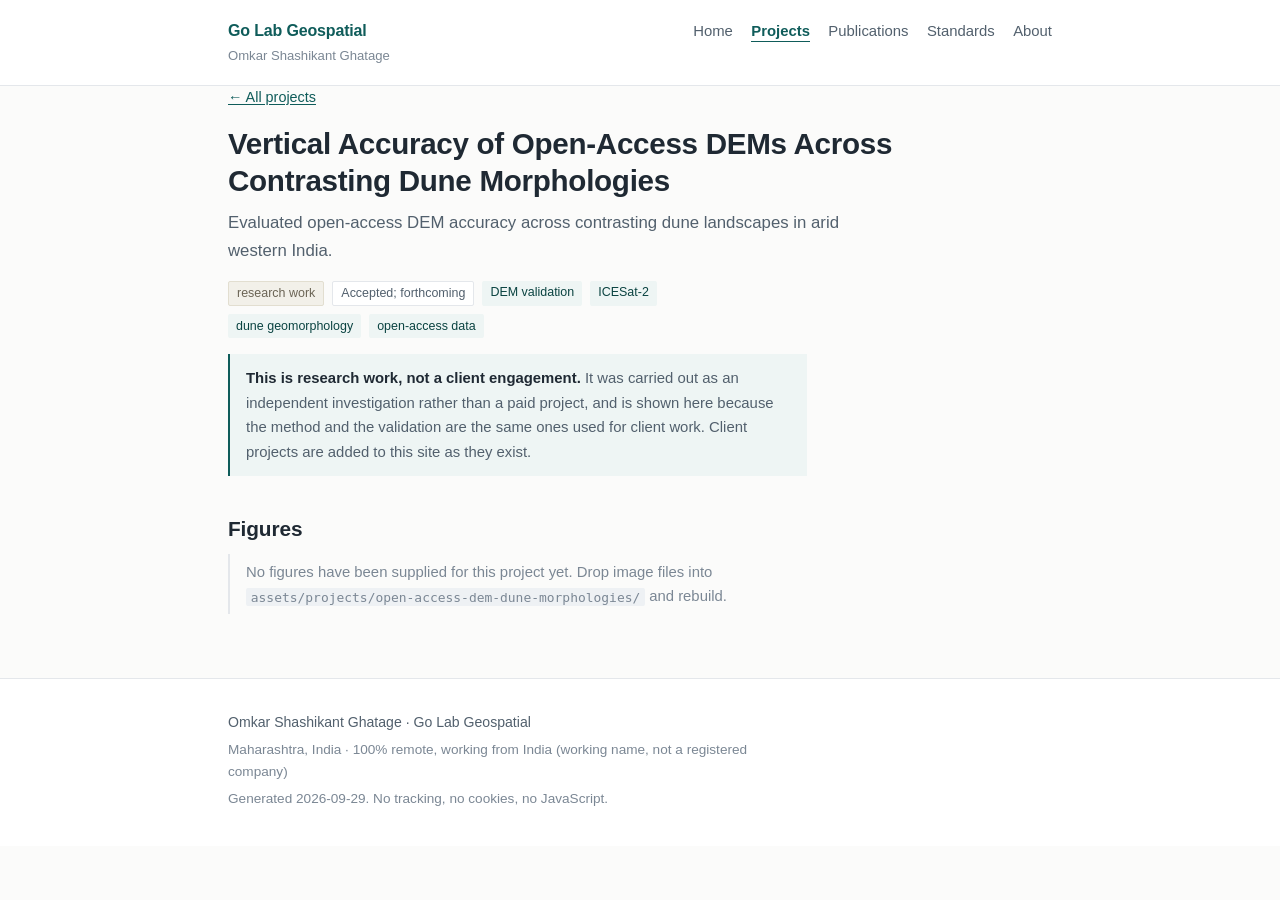
<file: draft 1/docs/projects/open-access-dem-dune-morphologies.html>
<!DOCTYPE html>
<html lang="en">
<head>
<meta charset="utf-8">
<meta name="viewport" content="width=device-width, initial-scale=1">
<title>Vertical Accuracy of Open-Access DEMs Across Contrasting Dune Morphologies &middot; Omkar Shashikant Ghatage</title>
<meta name="description" content="Evaluated open-access DEM accuracy across contrasting dune landscapes in arid western India.">
<link rel="stylesheet" href="../assets/css/style.css">
</head>
<body>

<a class="skip-link" href="#main">Skip to content</a>

<header class="site-header">
  <div class="wrap header-inner">
    <a class="brand" href="../index.html">
      <span class="brand-name">Go Lab Geospatial</span>
      <span class="brand-sub">Omkar Shashikant Ghatage</span>
    </a>
    <nav aria-label="Main">
      <ul>
        <li><a href="../index.html">Home</a></li>
        <li><a href="../projects/index.html" aria-current="page">Projects</a></li>
        <li><a href="../publications.html">Publications</a></li>
        <li><a href="../standards.html">Standards</a></li>
        <li><a href="../about.html">About</a></li>
      </ul>
    </nav>
  </div>
</header>

<main id="main" class="wrap">

<article class="project">
  <p class="back-link"><a href="../index.html">&larr; All projects</a></p>

  <h1>Vertical Accuracy of Open-Access DEMs Across Contrasting Dune Morphologies</h1>

  <p class="lede">Evaluated open-access DEM accuracy across contrasting dune landscapes in arid western India.</p>

  <p class="card-meta">
    <span class="pill pill-research">research work</span>
<span class="pill">Accepted; forthcoming</span><span class="tag">DEM validation</span><span class="tag">ICESat-2</span><span class="tag">dune geomorphology</span><span class="tag">open-access data</span>  </p>

  <p class="callout">
    <strong>This is research work, not a client engagement.</strong> It was carried
    out as an independent investigation rather than a paid project, and is shown
    here because the method and the validation are the same ones used for client
    work. Client projects are added to this site as they exist.
  </p>






  <section aria-labelledby="h-figures">
    <h2 id="h-figures">Figures</h2>
    <p class="empty-state">
      No figures have been supplied for this project yet. Drop image files into
      <code>assets/projects/open-access-dem-dune-morphologies/</code> and rebuild.
    </p>
  </section>


</article>

</main>

<footer class="site-footer">
  <div class="wrap">
    <p class="footer-name">Omkar Shashikant Ghatage &middot; Go Lab Geospatial</p>
    <p class="footer-note">
      Maharashtra, India &middot;
      100% remote, working from India
      <span class="muted">(working name, not a registered company)</span>
    </p>
    <p class="footer-generated muted">Generated 2026-09-29. No tracking, no cookies, no JavaScript.</p>
  </div>
</footer>

</body>
</html>
</file>
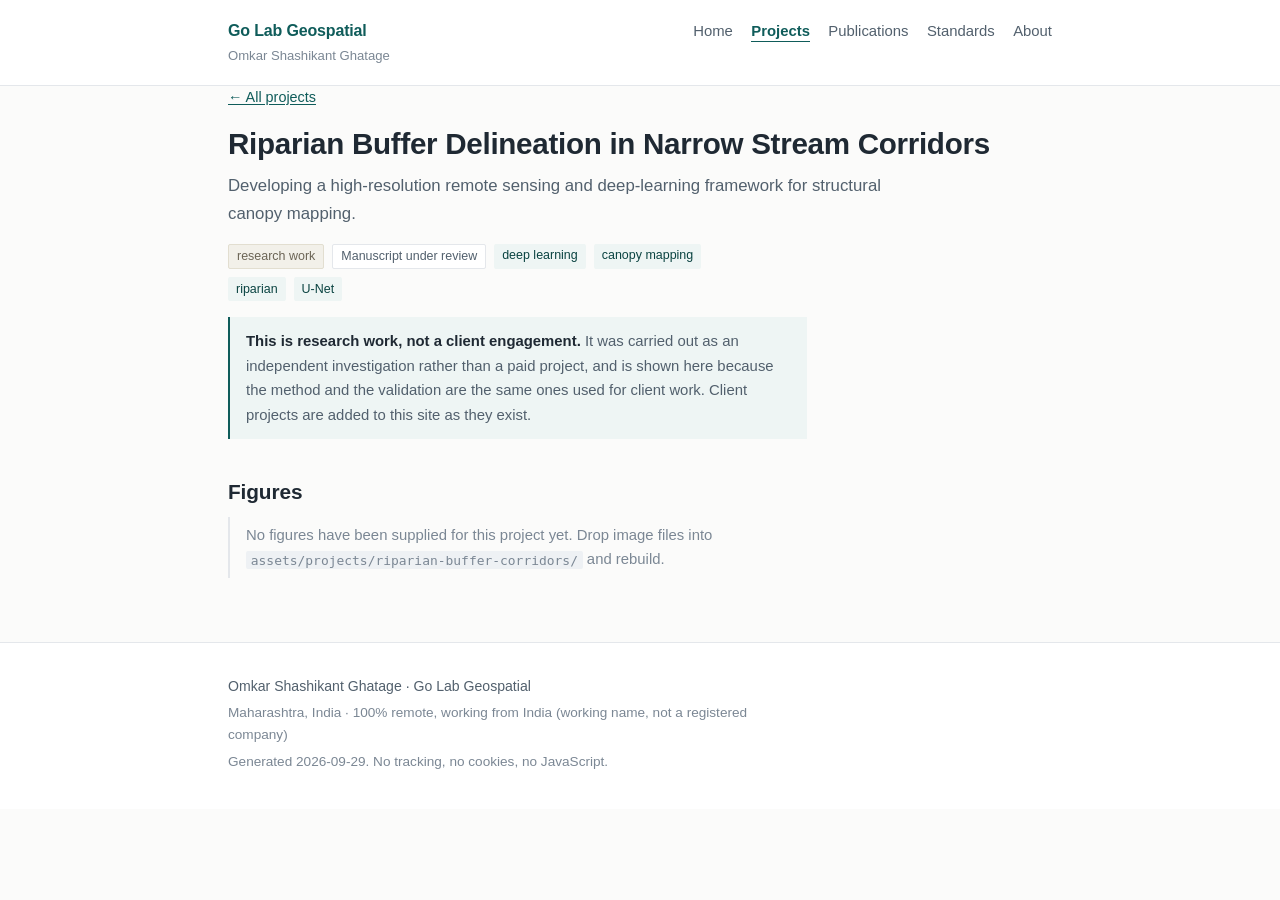
<file: draft 1/docs/projects/riparian-buffer-corridors.html>
<!DOCTYPE html>
<html lang="en">
<head>
<meta charset="utf-8">
<meta name="viewport" content="width=device-width, initial-scale=1">
<title>Riparian Buffer Delineation in Narrow Stream Corridors &middot; Omkar Shashikant Ghatage</title>
<meta name="description" content="Developing a high-resolution remote sensing and deep-learning framework for structural canopy mapping.">
<link rel="stylesheet" href="../assets/css/style.css">
</head>
<body>

<a class="skip-link" href="#main">Skip to content</a>

<header class="site-header">
  <div class="wrap header-inner">
    <a class="brand" href="../index.html">
      <span class="brand-name">Go Lab Geospatial</span>
      <span class="brand-sub">Omkar Shashikant Ghatage</span>
    </a>
    <nav aria-label="Main">
      <ul>
        <li><a href="../index.html">Home</a></li>
        <li><a href="../projects/index.html" aria-current="page">Projects</a></li>
        <li><a href="../publications.html">Publications</a></li>
        <li><a href="../standards.html">Standards</a></li>
        <li><a href="../about.html">About</a></li>
      </ul>
    </nav>
  </div>
</header>

<main id="main" class="wrap">

<article class="project">
  <p class="back-link"><a href="../index.html">&larr; All projects</a></p>

  <h1>Riparian Buffer Delineation in Narrow Stream Corridors</h1>

  <p class="lede">Developing a high-resolution remote sensing and deep-learning framework for structural canopy mapping.</p>

  <p class="card-meta">
    <span class="pill pill-research">research work</span>
<span class="pill">Manuscript under review</span><span class="tag">deep learning</span><span class="tag">canopy mapping</span><span class="tag">riparian</span><span class="tag">U-Net</span>  </p>

  <p class="callout">
    <strong>This is research work, not a client engagement.</strong> It was carried
    out as an independent investigation rather than a paid project, and is shown
    here because the method and the validation are the same ones used for client
    work. Client projects are added to this site as they exist.
  </p>






  <section aria-labelledby="h-figures">
    <h2 id="h-figures">Figures</h2>
    <p class="empty-state">
      No figures have been supplied for this project yet. Drop image files into
      <code>assets/projects/riparian-buffer-corridors/</code> and rebuild.
    </p>
  </section>


</article>

</main>

<footer class="site-footer">
  <div class="wrap">
    <p class="footer-name">Omkar Shashikant Ghatage &middot; Go Lab Geospatial</p>
    <p class="footer-note">
      Maharashtra, India &middot;
      100% remote, working from India
      <span class="muted">(working name, not a registered company)</span>
    </p>
    <p class="footer-generated muted">Generated 2026-09-29. No tracking, no cookies, no JavaScript.</p>
  </div>
</footer>

</body>
</html>
</file>
<file: draft 1/docs/assets/css/style.css>
/* ==========================================================================
   Go Lab Geospatial — portfolio
   Light, calm, professional. Near-white ground, slate text, one deep-teal
   accent. Hairline rules, generous whitespace, no gradients, no animation
   beyond a short hover. Works with JavaScript disabled (there is none).
   ========================================================================== */

:root {
  --bg:        #fbfbfa;
  --surface:   #ffffff;
  --ink:       #1f2933;
  --ink-soft:  #52606d;
  --ink-muted: #7b8794;
  --rule:      #e4e7eb;
  --rule-soft: #eef1f4;
  --accent:    #0f5c5a;
  --accent-dk: #0a4341;
  --accent-bg: #eef5f4;

  --measure: 70ch;
  --gap: 1.5rem;
}

*, *::before, *::after { box-sizing: border-box; }

html { -webkit-text-size-adjust: 100%; }

body {
  margin: 0;
  background: var(--bg);
  color: var(--ink);
  font-family: Inter, -apple-system, BlinkMacSystemFont, "Segoe UI", Roboto,
               "Helvetica Neue", Arial, sans-serif;
  font-size: 1rem;
  line-height: 1.65;
  font-feature-settings: "kern" 1;
  text-rendering: optimizeLegibility;
}

.wrap {
  width: 100%;
  max-width: 54rem;
  margin: 0 auto;
  padding: 0 1.25rem;
}

/* --- headings ----------------------------------------------------------- */

h1, h2, h3 { line-height: 1.25; color: var(--ink); font-weight: 600; }
h1 { font-size: 1.85rem; margin: 0 0 .6rem; letter-spacing: -0.01em; }
h2 { font-size: 1.3rem;  margin: 2.5rem 0 .75rem; letter-spacing: -0.005em; }
h3 { font-size: 1.05rem; margin: 1.5rem 0 .5rem; }

p, ul, ol, dl, table { max-width: var(--measure); }
p { margin: 0 0 1rem; }
ul, ol { margin: 0 0 1rem; padding-left: 1.25rem; }
li { margin-bottom: .4rem; }

/* --- header ------------------------------------------------------------- */

.site-header {
  border-bottom: 1px solid var(--rule);
  background: var(--surface);
}

.header-inner {
  display: flex;
  flex-wrap: wrap;
  align-items: baseline;
  justify-content: space-between;
  gap: .5rem 1.5rem;
  padding-top: 1.15rem;
  padding-bottom: 1.15rem;
}

.brand { text-decoration: none; display: block; }
.brand-name { display: block; font-weight: 600; color: var(--accent); letter-spacing: -0.01em; }
.brand-sub  { display: block; font-size: .82rem; color: var(--ink-muted); }

nav ul {
  display: flex;
  flex-wrap: wrap;
  gap: .25rem 1.15rem;
  list-style: none;
  margin: 0;
  padding: 0;
}
nav a {
  color: var(--ink-soft);
  text-decoration: none;
  font-size: .93rem;
  border-bottom: 1px solid transparent;
  padding-bottom: 2px;
}
nav a:hover { color: var(--accent); border-bottom-color: var(--accent); }
nav a[aria-current="page"] { color: var(--accent); border-bottom-color: var(--accent); font-weight: 600; }

/* --- links -------------------------------------------------------------- */

a { color: var(--accent); text-decoration: underline; text-underline-offset: 2px; }
a:hover { color: var(--accent-dk); }

/* --- home hero ---------------------------------------------------------- */

.hero { padding: 3rem 0 1rem; }
.hero-title {
  font-size: 1.95rem;
  max-width: 26ch;
  margin-bottom: 1rem;
}
.hero-lede { font-size: 1.05rem; color: var(--ink-soft); max-width: var(--measure); }
.hero-links { display: flex; flex-wrap: wrap; gap: .75rem; margin-top: 1.75rem; }

.btn {
  display: inline-block;
  padding: .5rem 1.05rem;
  border: 1px solid var(--accent);
  border-radius: 3px;
  background: var(--accent);
  color: #fff;
  text-decoration: none;
  font-size: .93rem;
}
.btn:hover { background: var(--accent-dk); border-color: var(--accent-dk); color: #fff; }
.btn-quiet { background: transparent; color: var(--accent); }
.btn-quiet:hover { background: var(--accent-bg); color: var(--accent-dk); }

/* --- cards -------------------------------------------------------------- */

.card-list { list-style: none; padding: 0; max-width: var(--measure); }
.card {
  border-top: 1px solid var(--rule);
  padding: 1.25rem 0;
}
.card:last-child { border-bottom: 1px solid var(--rule); }
.card h2, .card h3 { margin-top: 0; }
.card p { margin-bottom: .5rem; }

.card-meta { display: flex; flex-wrap: wrap; gap: .5rem; font-size: .84rem; color: var(--ink-muted); }

.pill {
  display: inline-block;
  padding: .1rem .5rem;
  border: 1px solid var(--rule);
  border-radius: 2px;
  background: var(--surface);
  font-size: .78rem;
  color: var(--ink-soft);
}
.tag {
  display: inline-block;
  padding: .1rem .5rem;
  border-radius: 2px;
  background: var(--accent-bg);
  font-size: .78rem;
  color: var(--accent-dk);
}

/* Research work is marked distinctly so it is never read as client work. */
.pill-research {
  background: #f2f0e9;
  border-color: #e2ded0;
  color: #6b6455;
}

.callout {
  border-left: 2px solid var(--accent);
  background: var(--accent-bg);
  padding: .75rem 1rem;
  font-size: .93rem;
  color: var(--ink-soft);
  max-width: var(--measure);
}
.callout strong { color: var(--ink); }

/* --- lede and empty states ---------------------------------------------- */

.lede { font-size: 1.05rem; color: var(--ink-soft); }

.empty-state {
  border-left: 2px solid var(--rule);
  padding: .35rem 0 .35rem 1rem;
  color: var(--ink-muted);
  font-size: .93rem;
}

code {
  font-family: ui-monospace, SFMono-Regular, "SF Mono", Menlo, Consolas, monospace;
  font-size: .87em;
  background: var(--rule-soft);
  padding: .1rem .3rem;
  border-radius: 2px;
}

.muted { color: var(--ink-muted); }
.small { font-size: .87rem; }

/* --- lists of data, standards, links ------------------------------------ */

.std-list, .link-list, .related-list, .data-list, .download-list {
  list-style: none;
  padding: 0;
}
.link-list { display: flex; flex-wrap: wrap; gap: .4rem 1.1rem; font-size: .93rem; }

.data-list li, .download-list li {
  border-top: 1px solid var(--rule-soft);
  padding: .7rem 0;
  display: flex;
  flex-wrap: wrap;
  align-items: baseline;
  gap: .35rem .75rem;
}
.data-list li:last-child, .download-list li:last-child { border-bottom: 1px solid var(--rule-soft); }
.data-name { font-weight: 600; }
.data-desc { color: var(--ink-muted); font-size: .9rem; }
.licence { font-size: .8rem; color: var(--ink-muted); font-style: italic; }

/* --- validation table --------------------------------------------------- */

.validation-table { width: 100%; border-collapse: collapse; font-size: .93rem; max-width: 100%; }
.validation-table th, .validation-table td {
  text-align: left;
  padding: .55rem .75rem;
  border-bottom: 1px solid var(--rule);
  vertical-align: top;
}
.validation-table th { font-size: .8rem; text-transform: uppercase; letter-spacing: .04em; color: var(--ink-muted); font-weight: 600; }
.validation-table td:last-child { white-space: nowrap; font-variant-numeric: tabular-nums; }

/* --- figures ------------------------------------------------------------ */

.figure-grid { display: grid; gap: 1.75rem; }
figure { margin: 0; }
figure img {
  width: 100%;
  height: auto;
  display: block;
  border: 1px solid var(--rule);
  background: var(--surface);
}
figcaption { font-size: .85rem; color: var(--ink-muted); margin-top: .5rem; }

/* --- publications ------------------------------------------------------- */

.pub-list { list-style: none; padding: 0; max-width: var(--measure); }
.pub { border-top: 1px solid var(--rule); padding: 1.25rem 0; }
.pub:last-child { border-bottom: 1px solid var(--rule); }
.pub-title { font-weight: 600; margin-bottom: .3rem; }
.pub-authors { font-size: .88rem; color: var(--ink-soft); margin-bottom: .3rem; }
.pub-venue { font-size: .92rem; color: var(--ink-soft); font-style: italic; margin-bottom: .5rem; }
.pub-links { display: flex; flex-wrap: wrap; gap: .5rem .9rem; align-items: center; font-size: .9rem; margin-bottom: 0; }
.pub-abstract { font-size: .93rem; color: var(--ink-soft); margin-top: .5rem; }
details summary { cursor: pointer; font-size: .9rem; color: var(--ink-soft); }
.oa-link { font-weight: 600; }

.colophon {
  margin-top: 3rem;
  padding-top: 1rem;
  border-top: 1px solid var(--rule);
  font-size: .85rem;
  color: var(--ink-muted);
}

/* --- entries (experience, education) ------------------------------------ */

.entries { margin: 0; }
.entry { border-top: 1px solid var(--rule); padding: 1.1rem 0; }
.entry:last-child { border-bottom: 1px solid var(--rule); }
.entry dt { display: flex; flex-direction: column; gap: .1rem; margin-bottom: .5rem; }
.entry-title { font-weight: 600; }
.entry-org { font-size: .93rem; color: var(--ink-soft); }
.entry-meta, .entry-thesis { font-size: .85rem; color: var(--ink-muted); }
.entry dd { margin: 0 0 .35rem 0; font-size: .93rem; color: var(--ink-soft); max-width: var(--measure); }

/* --- skills ------------------------------------------------------------- */

.skill-group { margin-bottom: 1.5rem; }
.skill-group h3 { margin: 0 0 .4rem; font-size: .95rem; }
.skill-group ul { display: flex; flex-wrap: wrap; gap: .35rem; list-style: none; padding: 0; margin: 0; }
.skill-group li {
  font-size: .85rem;
  padding: .15rem .55rem;
  border: 1px solid var(--rule);
  border-radius: 2px;
  background: var(--surface);
  color: var(--ink-soft);
  margin: 0;
}

/* --- contact list ------------------------------------------------------- */

.contact-list { display: grid; grid-template-columns: max-content 1fr; gap: .3rem 1.25rem; font-size: .95rem; }
.contact-list dt { color: var(--ink-muted); }
.contact-list dd { margin: 0; }

/* --- project page ------------------------------------------------------- */

.project .back-link { font-size: .9rem; margin-bottom: 1rem; }

/* --- footer ------------------------------------------------------------- */

.site-footer {
  margin-top: 4rem;
  border-top: 1px solid var(--rule);
  background: var(--surface);
  padding: 2rem 0;
  font-size: .88rem;
  color: var(--ink-muted);
}
.footer-name { color: var(--ink-soft); margin-bottom: .25rem; }
.footer-note, .footer-generated { margin: 0 0 .25rem; font-size: .85rem; }

/* --- accessibility ------------------------------------------------------ */

.skip-link {
  position: absolute;
  left: -9999px;
  top: 0;
  background: var(--accent);
  color: #fff;
  padding: .6rem 1rem;
  z-index: 10;
}
.skip-link:focus { left: 0; }

.visually-hidden {
  position: absolute;
  width: 1px; height: 1px;
  margin: -1px; padding: 0;
  overflow: hidden;
  clip: rect(0 0 0 0);
  white-space: nowrap;
  border: 0;
}

:focus-visible { outline: 2px solid var(--accent); outline-offset: 2px; }

/* --- responsive --------------------------------------------------------- */

@media (max-width: 40rem) {
  .hero { padding-top: 2rem; }
  .hero-title { font-size: 1.6rem; }
  h1 { font-size: 1.55rem; }
  .header-inner { padding-top: .9rem; padding-bottom: .9rem; }
  .contact-list { grid-template-columns: 1fr; gap: .1rem; }
  .contact-list dd { margin-bottom: .6rem; }
  .validation-table td:last-child { white-space: normal; }
}

@media (prefers-reduced-motion: reduce) {
  * { transition: none !important; }
}
</file>
